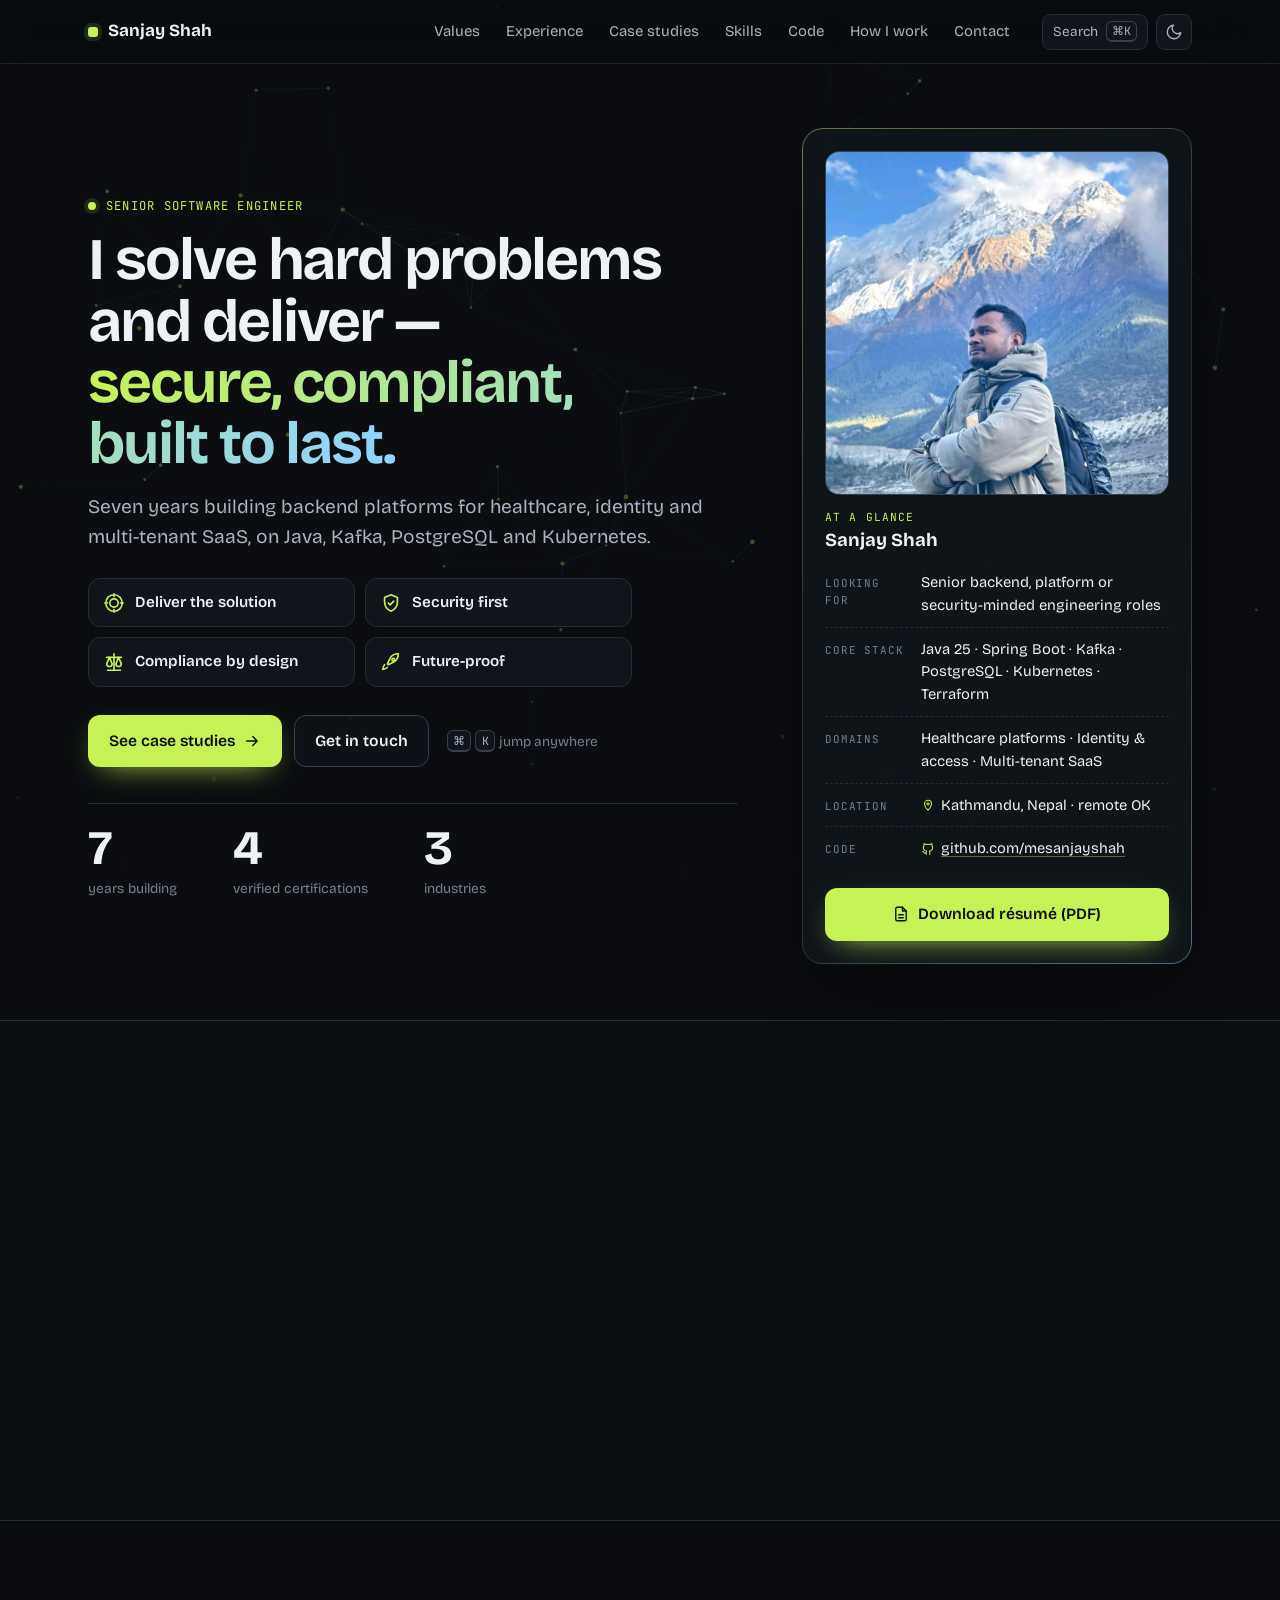
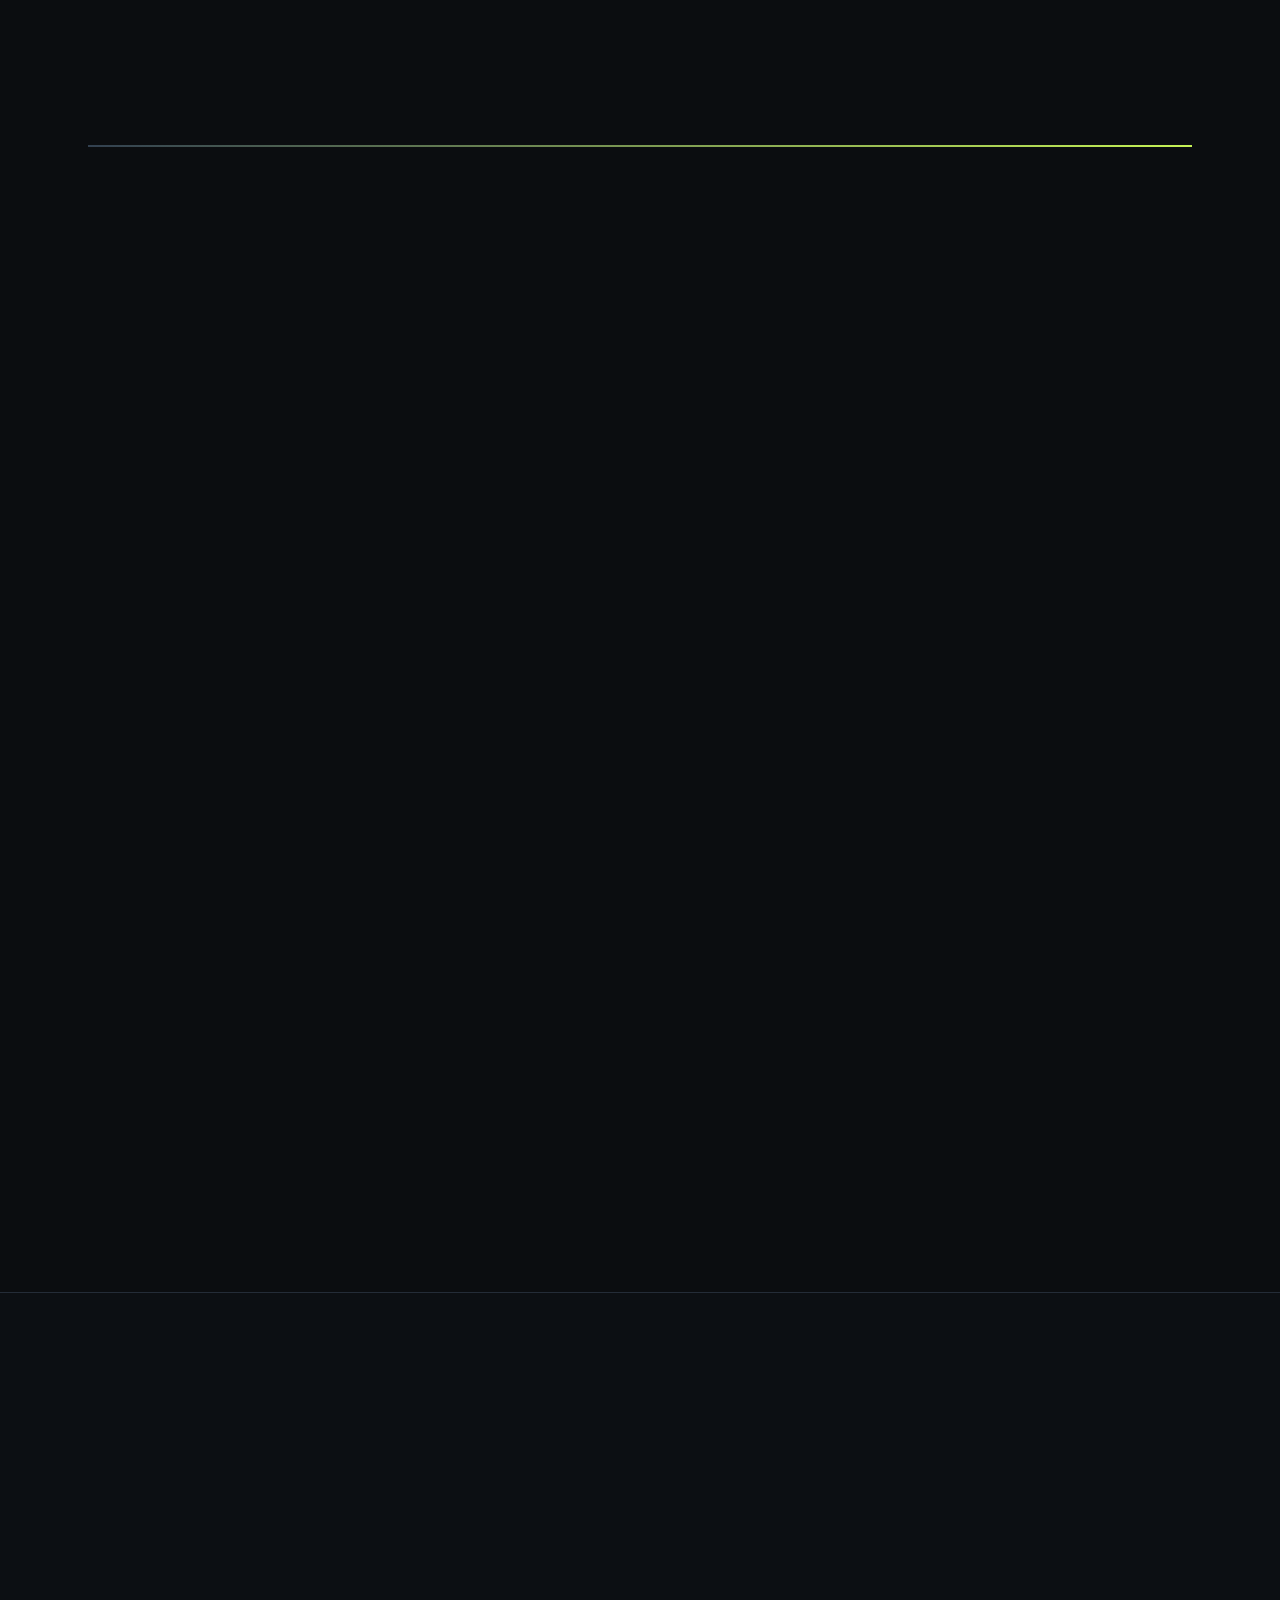
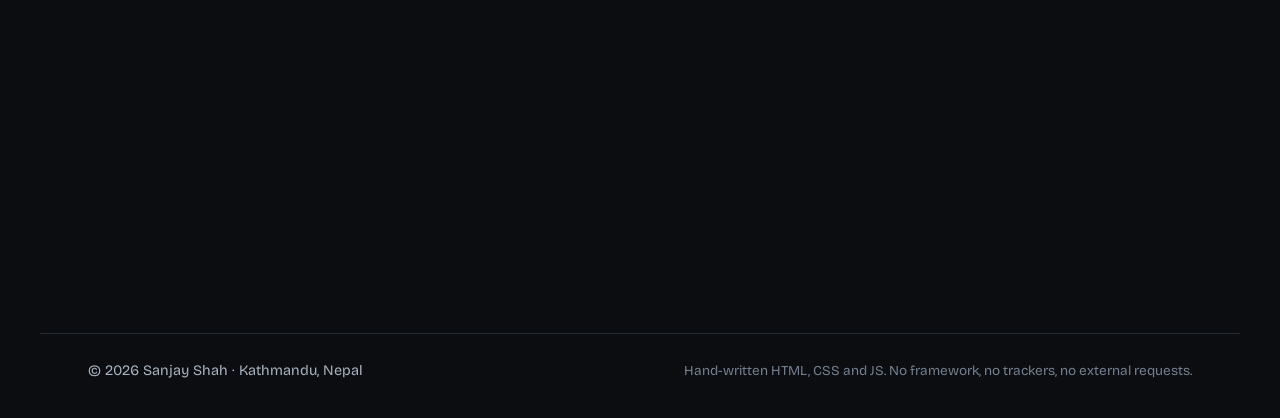
<file: index.html>
<!DOCTYPE html>
<html lang="en" data-theme="dark">
<head>
  <meta charset="utf-8">
  <meta name="viewport" content="width=device-width, initial-scale=1">
  <meta http-equiv="Content-Security-Policy" content="default-src 'none'; script-src 'self'; style-src 'self'; img-src 'self' data:; font-src 'self'; base-uri 'none'; form-action https://formspree.io; object-src 'none'">
  <meta name="color-scheme" content="dark light">
  <meta name="theme-color" content="#0b0d10">

  <title>Sanjay Shah — Senior Software Engineer</title>
  <meta name="description" content="Sanjay Shah, Senior Software Engineer in Kathmandu (remote-friendly). Solves hard backend problems and delivers — secure, compliant, built to last. Seven years across healthcare platforms, identity and access management, and multi-tenant SaaS on Java, Spring Boot, Kafka, PostgreSQL and Kubernetes.">
  <meta name="author" content="Sanjay Shah">
  <link rel="canonical" href="https://sanjayshah.com.np/">
  <link rel="icon" href="assets/favicon.ico" sizes="any">
  <link rel="preload" href="assets/fonts/bricolage-grotesque.woff2" as="font" type="font/woff2" crossorigin>

  <meta property="og:type" content="profile">
  <meta property="og:title" content="Sanjay Shah — Senior Software Engineer">
  <meta property="og:description" content="Solves hard problems and delivers — secure, compliant, built to last. Healthcare platforms, identity and access management, multi-tenant SaaS.">
  <meta property="og:url" content="https://sanjayshah.com.np/">
  <meta property="og:image" content="https://sanjayshah.com.np/assets/profile.jpeg">
  <meta property="og:image:alt" content="Portrait of Sanjay Shah">
  <meta name="twitter:card" content="summary">
  <meta name="twitter:title" content="Sanjay Shah — Senior Software Engineer">
  <meta name="twitter:description" content="Solves hard problems and delivers — secure, compliant, built to last.">
  <meta name="twitter:image" content="https://sanjayshah.com.np/assets/profile.jpeg">

  <script type="application/ld+json">
  {
    "@context": "https://schema.org",
    "@type": "Person",
    "name": "Sanjay Shah",
    "url": "https://sanjayshah.com.np/",
    "image": "https://sanjayshah.com.np/assets/profile.jpeg",
    "jobTitle": "Senior Software Engineer",
    "email": "mailto:messanjayshah@gmail.com",
    "telephone": "+9779863274892",
    "address": { "@type": "PostalAddress", "addressLocality": "Kathmandu", "addressCountry": "NP" },
    "sameAs": [
      "https://github.com/mesanjayshah",
      "https://www.linkedin.com/in/mesanjay/",
      "https://www.credly.com/users/sanjay-shah.861076ff"
    ],
    "knowsAbout": ["Java", "Spring Boot", "Apache Kafka", "PostgreSQL", "Multi-tenant architecture", "OAuth 2.0", "OpenID Connect", "SAML", "SCIM", "Okta", "Keycloak", "Kubernetes", "Argo CD", "Terraform", "DevSecOps", "Playwright"]
  }
  </script>

  <link rel="stylesheet" href="css/site.css?v=50318c72">
  <script src="js/theme.js?v=74b47c71"></script>
  <script src="js/main.js?v=38de459e" defer></script>
</head>
<body>
  <svg class="sprite" aria-hidden="true" focusable="false">
    <symbol id="i-target" viewBox="0 0 24 24"><circle cx="12" cy="12" r="9"/><circle cx="12" cy="12" r="4.5"/><path d="M12 2v3M12 19v3M2 12h3M19 12h3"/></symbol>
    <symbol id="i-shield" viewBox="0 0 24 24"><path d="M12 3l7 3v5c0 5-3.5 8.5-7 10-3.5-1.5-7-5-7-10V6z"/><path d="M9 12l2 2 4-4"/></symbol>
    <symbol id="i-scale" viewBox="0 0 24 24"><path d="M12 3v18M5 21h14M4 7h16"/><path d="M7 7l-3 7a3 3 0 0 0 6 0zM17 7l-3 7a3 3 0 0 0 6 0z"/></symbol>
    <symbol id="i-rocket" viewBox="0 0 24 24"><path d="M5 15c-1.5 1.5-2 5-2 5s3.5-.5 5-2"/><path d="M9 15l-1-1 3-6c2-4 6-5 9-5 0 3-1 7-5 9l-6 3z"/><circle cx="14.5" cy="9.5" r="1.5"/></symbol>
    <symbol id="i-school" viewBox="0 0 24 24"><path d="M3 9l9-4 9 4-9 4z"/><path d="M7 11v4c0 1.5 2.5 3 5 3s5-1.5 5-3v-4M21 9v6"/></symbol>
    <symbol id="i-key" viewBox="0 0 24 24"><circle cx="8" cy="15" r="4"/><path d="M11 12l9-9M15 8l3 3M18 5l2 2"/></symbol>
    <symbol id="i-hospital" viewBox="0 0 24 24"><rect x="4" y="3" width="16" height="18" rx="2"/><path d="M12 8v6M9 11h6M9 21v-4h6v4"/></symbol>
    <symbol id="i-check" viewBox="0 0 24 24"><path d="M4 12l5 5L20 6"/></symbol>
    <symbol id="i-arrow" viewBox="0 0 24 24"><path d="M5 12h14M13 6l6 6-6 6"/></symbol>
    <symbol id="i-mail" viewBox="0 0 24 24"><rect x="3" y="5" width="18" height="14" rx="2"/><path d="M3 7l9 6 9-6"/></symbol>
    <symbol id="i-phone" viewBox="0 0 24 24"><path d="M5 4h4l2 5-2.5 1.5a11 11 0 0 0 5 5L15 13l5 2v4a2 2 0 0 1-2 2A16 16 0 0 1 3 6a2 2 0 0 1 2-2"/></symbol>
    <symbol id="i-github" viewBox="0 0 24 24"><path d="M9 19c-4 1.5-4-2.5-6-3m12 5v-3.5c0-1 .1-1.4-.5-2 2.8-.3 5.5-1.4 5.5-6a4.6 4.6 0 0 0-1.3-3.2 4.2 4.2 0 0 0-.1-3.2s-1.1-.3-3.5 1.3a12.3 12.3 0 0 0-6.2 0C6.5 2.8 5.4 3.1 5.4 3.1a4.2 4.2 0 0 0-.1 3.2A4.6 4.6 0 0 0 4 9.5c0 4.6 2.7 5.7 5.5 6-.6.6-.6 1.2-.5 2V21"/></symbol>
    <symbol id="i-linkedin" viewBox="0 0 24 24"><rect x="3" y="3" width="18" height="18" rx="3"/><path d="M8 11v5M8 8v.01M12 16v-5M16 16v-3a2 2 0 0 0-4 0"/></symbol>
    <symbol id="i-badge" viewBox="0 0 24 24"><circle cx="12" cy="9" r="6"/><path d="M8.5 14l-1.5 7 5-3 5 3-1.5-7"/></symbol>
    <symbol id="i-file" viewBox="0 0 24 24"><path d="M14 3H7a2 2 0 0 0-2 2v14a2 2 0 0 0 2 2h10a2 2 0 0 0 2-2V8z"/><path d="M14 3v5h5M9 13h6M9 17h6"/></symbol>
    <symbol id="i-sun" viewBox="0 0 24 24"><circle cx="12" cy="12" r="4"/><path d="M12 2v2M12 20v2M4.93 4.93l1.41 1.41M17.66 17.66l1.41 1.41M2 12h2M20 12h2M4.93 19.07l1.41-1.41M17.66 6.34l1.41-1.41"/></symbol>
    <symbol id="i-moon" viewBox="0 0 24 24"><path d="M21 12.79A9 9 0 1 1 11.21 3 7 7 0 0 0 21 12.79z"/></symbol>
    <symbol id="i-search" viewBox="0 0 24 24"><circle cx="11" cy="11" r="6"/><path d="M20 20l-4.5-4.5"/></symbol>
    <symbol id="i-pen" viewBox="0 0 24 24"><path d="M4 20l4-1 10-10-3-3L5 16z"/><path d="M13 7l3 3"/></symbol>
    <symbol id="i-code" viewBox="0 0 24 24"><path d="M8 7l-5 5 5 5M16 7l5 5-5 5M14 4l-4 16"/></symbol>
    <symbol id="i-flask" viewBox="0 0 24 24"><path d="M9 3h6M10 3v6l-5 9a2 2 0 0 0 2 3h10a2 2 0 0 0 2-3l-5-9V3"/><path d="M7 15h10"/></symbol>
    <symbol id="i-ship" viewBox="0 0 24 24"><path d="M3 17h18l-2 4H5z"/><path d="M12 3v4M5 13V9h14v4"/><path d="M4 13h16l-1 4H5z"/></symbol>
    <symbol id="i-pulse" viewBox="0 0 24 24"><path d="M3 12h4l2-6 4 12 2-6h6"/></symbol>
    <symbol id="i-pin" viewBox="0 0 24 24"><path d="M12 21s-6-5.5-6-11a6 6 0 0 1 12 0c0 5.5-6 11-6 11z"/><circle cx="12" cy="10" r="2"/></symbol>
    <symbol id="i-stack" viewBox="0 0 24 24"><path d="M12 3l9 5-9 5-9-5z"/><path d="M3 13l9 5 9-5M3 17l9 5 9-5"/></symbol>
    <symbol id="i-grid" viewBox="0 0 24 24"><rect x="3" y="3" width="7" height="7" rx="1.5"/><rect x="14" y="3" width="7" height="7" rx="1.5"/><rect x="3" y="14" width="7" height="7" rx="1.5"/><rect x="14" y="14" width="7" height="7" rx="1.5"/></symbol>
    <symbol id="i-seal" viewBox="0 0 48 48"><path d="M24 3l5.5 3.2 6.3-.4 2.9 5.7 5.6 3-1 6.3 3.6 5.2-3.6 5.2 1 6.3-5.6 3-2.9 5.7-6.3-.4L24 45l-5.5-3.2-6.3.4-2.9-5.7-5.6-3 1-6.3L1.1 24l3.6-5.2-1-6.3 5.6-3 2.9-5.7 6.3.4z"/><circle cx="24" cy="24" r="12"/><path d="M18 24l4 4 8-8"/></symbol>
  </svg>

  <a class="skip-link" href="#main-content">Skip to content</a>
  <canvas id="field" class="bgfield" aria-hidden="true"></canvas>

  <header class="site-header">
    <nav class="nav" aria-label="Primary">
      <a class="brand" href="#top"><span class="brand-mark" aria-hidden="true"></span>Sanjay Shah</a>
      <ul class="nav-links">
        <li><a href="#values">Values</a></li>
        <li><a href="#experience">Experience</a></li>
        <li><a href="#cases">Case studies</a></li>
        <li><a href="#skills">Skills</a></li>
        <li><a href="#code">Code</a></li>
        <li><a href="#how">How I work</a></li>
        <li><a href="#contact">Contact</a></li>
      </ul>
      <div class="nav-tools">
        <button class="kbd-btn" type="button" id="palette-open" aria-haspopup="dialog" aria-controls="palette"><span>Search</span><kbd>⌘K</kbd></button>
        <button class="theme-toggle" type="button" id="theme-toggle" aria-pressed="true" aria-label="Switch to light theme">
          <svg class="icon-sun" width="18" height="18" aria-hidden="true"><use href="#i-sun"/></svg>
          <svg class="icon-moon" width="18" height="18" aria-hidden="true"><use href="#i-moon"/></svg>
        </button>
      </div>
    </nav>
  </header>

  <main id="main-content" tabindex="-1">

    <!-- ============ HERO ============ -->
    <section class="hero" id="top" aria-labelledby="hero-title">
      <div class="hero-grid">
        <div class="hero-text">
          <p class="eyebrow"><span class="dot" aria-hidden="true"></span>Senior Software Engineer</p>
          <h1 id="hero-title">I solve hard problems and deliver — <em>secure, compliant, built to last.</em></h1>
          <p class="lead">Seven years building backend platforms for healthcare, identity and multi-tenant SaaS, on Java, Kafka, PostgreSQL and Kubernetes.</p>
          <ul class="hero-values" aria-label="Core values, in priority order">
            <li><svg width="22" height="22" aria-hidden="true"><use href="#i-target"/></svg>Deliver the solution</li>
            <li><svg width="22" height="22" aria-hidden="true"><use href="#i-shield"/></svg>Security first</li>
            <li><svg width="22" height="22" aria-hidden="true"><use href="#i-scale"/></svg>Compliance by design</li>
            <li><svg width="22" height="22" aria-hidden="true"><use href="#i-rocket"/></svg>Future-proof</li>
          </ul>
          <div class="actions">
            <a class="btn btn-primary" href="#cases">See case studies <svg width="18" height="18" aria-hidden="true"><use href="#i-arrow"/></svg></a>
            <a class="btn btn-ghost" href="#contact">Get in touch</a>
            <span class="hint"><kbd>⌘</kbd><kbd>K</kbd> jump anywhere</span>
          </div>
          <ul class="bignum" aria-label="At a glance numbers">
            <li><b>7</b><span>years building</span></li>
            <li><b>4</b><span>verified certifications</span></li>
            <li><b>3</b><span>industries</span></li>
          </ul>
        </div>
        <aside class="glance" aria-labelledby="glance-title">
          <div class="glance-head">
            <img class="glance-photo" src="assets/profile.jpeg?v=3e2a0cb6" alt="Portrait of Sanjay Shah" width="800" height="800" fetchpriority="high" decoding="async">
            <div><p class="glance-kicker" id="glance-title">At a glance</p><p class="glance-name">Sanjay Shah</p></div>
          </div>
          <dl class="glance-list">
            <div><dt>Looking for</dt><dd>Senior backend, platform or security-minded engineering roles</dd></div>
            <div><dt>Core stack</dt><dd>Java 25 · Spring Boot · Kafka · PostgreSQL · Kubernetes · Terraform</dd></div>
            <div><dt>Domains</dt><dd>Healthcare platforms · Identity &amp; access · Multi-tenant SaaS</dd></div>
            <div><dt>Location</dt><dd><svg width="14" height="14" aria-hidden="true"><use href="#i-pin"/></svg>Kathmandu, Nepal · remote OK</dd></div>
            <div><dt>Code</dt><dd><svg width="14" height="14" aria-hidden="true"><use href="#i-github"/></svg><a href="https://github.com/mesanjayshah" rel="noopener noreferrer" target="_blank">github.com/mesanjayshah</a></dd></div>
          </dl>
          <a class="btn btn-primary btn-block" href="assets/resume.pdf"><svg width="18" height="18" aria-hidden="true"><use href="#i-file"/></svg>Download résumé (PDF)</a>
        </aside>
      </div>
    </section>

    <!-- ============ VALUES ============ -->
    <section class="section band" id="values" aria-labelledby="values-title">
      <header class="section-head reveal">
        <p class="eyebrow">Values</p>
        <h2 id="values-title">Four commitments, in this order.</h2>
      </header>
      <ol class="values">
        <li class="reveal"><svg class="vicon" width="36" height="36" aria-hidden="true"><use href="#i-target"/></svg><span class="step">01</span><h3>Deliver the solution</h3><p>Own the problem end to end and ship a working, verified result — not just code.</p></li>
        <li class="reveal"><svg class="vicon" width="36" height="36" aria-hidden="true"><use href="#i-shield"/></svg><span class="step">02</span><h3>Security</h3><p>Built in from day one: data isolated per customer, sensitive fields encrypted, every change scanned before it ships.</p></li>
        <li class="reveal"><svg class="vicon" width="36" height="36" aria-hidden="true"><use href="#i-scale"/></svg><span class="step">03</span><h3>Compliance</h3><p>Regulation treated as a requirement: rules versioned, audit trails tamper-evident, access to health data logged.</p></li>
        <li class="reveal"><svg class="vicon" width="36" height="36" aria-hidden="true"><use href="#i-rocket"/></svg><span class="step">04</span><h3>Future-proof</h3><p>New tools adopted early but deliberately — Java 25, GitOps, AI coding agents — on designs that survive retries and replays.</p></li>
      </ol>
    </section>

    <!-- ============ EXPERIENCE ============ -->
    <section class="section" id="experience" aria-labelledby="exp-title">
      <header class="section-head reveal">
        <p class="eyebrow">Experience</p>
        <h2 id="exp-title">Three roles, one habit: fix the hard thing properly.</h2>
      </header>
      <p class="swipe-hint" aria-hidden="true">Swipe →</p>
      <ol class="timeline carousel" tabindex="0" aria-label="Roles, horizontally scrollable on small screens">
        <li class="role reveal" id="role-edu">
          <svg class="ricon" width="26" height="26" aria-hidden="true"><use href="#i-school"/></svg>
          <p class="period"><time datetime="2019-08">2019</time> — <time datetime="2022-02">2022</time></p>
          <h3>Full Stack Developer</h3>
          <p class="domain">Education software, multi-tenant SaaS</p>
          <p class="summary"><span class="lbl">Problem</span>Schools needed HR, CRM, content and online exams on one platform without a separate copy per customer.</p>
          <p class="summary"><span class="lbl">Delivered</span>Tenant-isolated modules on a stronger shared foundation; the rebuilt CRM ran about 25% faster.</p>
          <details class="more">
            <summary>Details</summary>
            <ul class="points">
              <li>Led the CRM re-architecture on React, Spring Boot and PostgreSQL.</li>
              <li>Moved a monolith to a modular Maven/Gradle build; containerised it with Docker on AWS EC2.</li>
              <li>Contributed to the multi-tenancy redesign that made onboarding a new institution routine.</li>
            </ul>
          </details>
        </li>
        <li class="role reveal" id="role-iam">
          <svg class="ricon" width="26" height="26" aria-hidden="true"><use href="#i-key"/></svg>
          <p class="period"><time datetime="2022-08">2022</time> — <time datetime="2025-11">2025</time></p>
          <h3>Senior Software Engineer</h3>
          <p class="domain">Identity &amp; access management for enterprise clients, US &amp; Europe</p>
          <p class="summary"><span class="lbl">Problem</span>Large clients had dozens of applications and several login systems that did not talk to each other.</p>
          <p class="summary"><span class="lbl">Delivered</span>One single sign-on layer, automated user provisioning, and a migration to a cloud identity provider with no user re-onboarding.</p>
          <details class="more">
            <summary>Details</summary>
            <ul class="points">
              <li>Built custom SCIM 2.0 connectors and a bulk migration tool (Keycloak → Okta), fully auditable.</li>
              <li>Delivered federation and SSO on OIDC, SAML and OAuth 2.0 with Okta, Auth0 and Spring Boot.</li>
              <li>Modernised legacy connectors and added Checkmarx static analysis to the pipeline.</li>
              <li>Built an internal pre-sales estimation tool; mentored engineers; earned three Okta certifications.</li>
            </ul>
          </details>
        </li>
        <li class="role reveal now" id="role-health">
          <svg class="ricon" width="26" height="26" aria-hidden="true"><use href="#i-hospital"/></svg>
          <p class="period"><time datetime="2025-11">2025</time> — now <span class="tag now">current</span></p>
          <h3>Senior Software Engineer</h3>
          <p class="domain">Healthcare software</p>
          <p class="summary"><span class="lbl">Problem</span>Healthcare systems must stay reliable while protecting sensitive patient information.</p>
          <p class="summary"><span class="lbl">Delivered</span>Java and Spring services built with secure-coding and data-protection practices, verified before they ship.</p>
          <details class="more">
            <summary>Details</summary>
            <ul class="points">
              <li>Builds and enhances healthcare systems on Java and Spring Boot with cloud-native services.</li>
              <li>Applies security and data-protection practices to the handling of sensitive patient information.</li>
              <li>Uses AI-assisted engineering workflows for development, review and testing.</li>
            </ul>
          </details>
        </li>
      </ol>

      <article class="indie reveal" id="independent" aria-labelledby="indie-title">
        <div class="indie-head">
          <svg class="ricon" width="26" height="26" aria-hidden="true"><use href="#i-stack"/></svg>
          <div>
            <p class="eyebrow"><span class="dot" aria-hidden="true"></span>Independent build · personal project</p>
            <h3 id="indie-title">A multi-tenant healthcare &amp; enterprise ERP platform, designed and built independently.</h3>
          </div>
        </div>
        <p class="indie-text">My own platform, built in my own time: a monolith being extracted into services on Java 25 and Kafka with a transactional outbox, PostgreSQL row-level security for customer isolation, GitOps on Kubernetes, a shift-left security pipeline, and AI-assisted multi-agent development — where these practices are proven first.</p>
        <ul class="indie-tags" aria-label="Practices">
          <li>Monolith → microservices</li><li>Java 25 · virtual threads</li><li>Kafka · transactional outbox</li><li>PostgreSQL row-level security</li><li>GitOps · Kubernetes · Argo CD</li><li>Terraform</li><li>Shift-left AppSec</li><li>Playwright E2E gates</li><li>Claude Code · MCP · multi-agent</li>
        </ul>
        <p class="indie-link">Patterns proven here: <a href="#cases">tenant isolation that fails closed</a> and <a href="#cases">reliable event-driven integration</a>. No name, no code, no customers — by design.</p>
      </article>

      <div class="creds reveal" aria-labelledby="creds-title">
        <p class="eyebrow" id="creds-title">Verified credentials</p>
        <ul class="badges">
          <li><a href="https://www.credly.com/users/sanjay-shah.861076ff/badges" rel="noopener noreferrer" target="_blank"><svg class="seal" width="56" height="56" aria-hidden="true"><use href="#i-seal"/></svg><span class="bt">Okta Certified Developer</span><span class="bs">Customer Identity Cloud · 2024</span><span class="bv">Verify on Credly ↗</span></a></li>
          <li><a href="https://www.credly.com/users/sanjay-shah.861076ff/badges" rel="noopener noreferrer" target="_blank"><svg class="seal" width="56" height="56" aria-hidden="true"><use href="#i-seal"/></svg><span class="bt">Okta Certified Consultant</span><span class="bs">2023</span><span class="bv">Verify on Credly ↗</span></a></li>
          <li><a href="https://www.credly.com/users/sanjay-shah.861076ff/badges" rel="noopener noreferrer" target="_blank"><svg class="seal" width="56" height="56" aria-hidden="true"><use href="#i-seal"/></svg><span class="bt">Okta Certified Developer</span><span class="bs">Workforce Identity Cloud · 2023</span><span class="bv">Verify on Credly ↗</span></a></li>
          <li><a href="https://www.credly.com/users/sanjay-shah.861076ff/badges" rel="noopener noreferrer" target="_blank"><svg class="seal" width="56" height="56" aria-hidden="true"><use href="#i-seal"/></svg><span class="bt">Web Security &amp; Access Management</span><span class="bs">JWT · OAuth 2.0 · OIDC · 2022</span><span class="bv">Verify on Credly ↗</span></a></li>
        </ul>
        <p class="muted small">Master of Computer Science in progress · BSc Computer Science, 2019</p>
      </div>
    </section>

    <!-- ============ CASE STUDIES ============ -->
    <section class="section band" id="cases" aria-labelledby="cases-title">
      <header class="section-head reveal">
        <p class="eyebrow">Case studies</p>
        <h2 id="cases-title">Three problems I have solved, shown as patterns.</h2>
        <p class="section-intro">Anonymised and generic on purpose — no products, no customers, no data. Each diagram animates the idea.</p>
      </header>
      <p class="swipe-hint" aria-hidden="true">Swipe →</p>
      <div class="carousel cases" tabindex="0" aria-label="Case studies, horizontally scrollable on small screens">

        <article class="case reveal">
          <figure class="case-fig">
            <svg class="case-svg" viewBox="0 0 340 190" role="img" aria-labelledby="c1-title c1-desc">
              <title id="c1-title">Tenant isolation that fails closed</title>
              <desc id="c1-desc">A request carrying tenant A's context reaches the service, then the database row policy. Rows for tenant A return 200; a lookup for tenant B's row is refused and answers 404.</desc>
              <g class="cs-edges"><path d="M78 60 H118"/><path d="M214 60 H236"/><path d="M276 80 V96 H272"/><path d="M276 80 V140 H272"/></g>
              <g class="cs-box"><rect x="8" y="40" width="70" height="40" rx="8"/><text x="43" y="57">Request</text><text x="43" y="71" class="cs-sub">tenant A</text></g>
              <g class="cs-box"><rect x="118" y="40" width="96" height="40" rx="8"/><text x="166" y="57">Service</text><text x="166" y="71" class="cs-sub">tenant header</text></g>
              <g class="cs-box cs-strong"><rect x="236" y="40" width="80" height="40" rx="8"/><text x="276" y="57">DB policy</text><text x="276" y="71" class="cs-sub">row-level</text></g>
              <g class="cs-row cs-ok"><rect x="140" y="84" width="132" height="24" rx="6"/><text x="206" y="100">tenant A row · 200</text></g>
              <g class="cs-row cs-no"><rect x="140" y="128" width="132" height="24" rx="6"/><text x="206" y="144">tenant B row · 404</text></g>
              <text x="8" y="178" class="cs-note">No ambient tenant · wrong tenant → 404, not 403</text>
              <circle class="cs-dot cs-d1" cx="78" cy="60" r="5"/>
              <circle class="cs-dot cs-d2" cx="78" cy="60" r="5"/>
            </svg>
            <figcaption>Tenant context flows request → service → database policy. The wrong tenant gets a 404, so the row's existence never leaks.</figcaption>
          </figure>
          <h3>Tenant isolation that fails closed</h3>
          <p>Many organisations share one platform. The database itself refuses cross-tenant reads, so a bug in application code cannot expose another customer's data.</p>
          <dl class="par">
            <div><dt>Problem</dt><dd>Shared platform, zero tolerance for data leaks</dd></div>
            <div><dt>Approach</dt><dd>Tenant passed explicitly; PostgreSQL row policies as the last line</dd></div>
            <div><dt>Result</dt><dd>Isolation holds even when application code is wrong</dd></div>
            <div><dt>Where</dt><dd><a href="#independent">Independent build</a> · <a href="#role-edu">education SaaS role</a></dd></div>
            <div><dt>Code</dt><dd><a href="https://github.com/mesanjayshah/multitenant-demo" rel="noopener noreferrer" target="_blank">See a reference implementation →</a></dd></div>
          </dl>
        </article>

        <article class="case reveal">
          <figure class="case-fig">
            <svg class="case-svg" viewBox="0 0 340 190" role="img" aria-labelledby="c2-title c2-desc">
              <title id="c2-title">Identity federation and zero-downtime migration</title>
              <desc id="c2-desc">Three identity providers feed one single sign-on layer that serves many applications. Below, users move from a self-hosted identity provider to a cloud provider through SCIM provisioning without re-onboarding.</desc>
              <g class="cs-edges"><path d="M76 30 H118"/><path d="M76 56 H118"/><path d="M76 82 H118"/><path d="M198 56 H236"/><path d="M114 150 H200"/></g>
              <g class="cs-box"><rect x="8" y="18" width="68" height="24" rx="6"/><text x="42" y="34">SAML IdP</text></g>
              <g class="cs-box"><rect x="8" y="44" width="68" height="24" rx="6"/><text x="42" y="60">OIDC IdP</text></g>
              <g class="cs-box"><rect x="8" y="70" width="68" height="24" rx="6"/><text x="42" y="86">LDAP</text></g>
              <g class="cs-box cs-strong"><rect x="118" y="36" width="80" height="40" rx="8"/><text x="158" y="53">SSO layer</text><text x="158" y="67" class="cs-sub">one login</text></g>
              <g class="cs-box"><rect x="236" y="36" width="96" height="40" rx="8"/><text x="284" y="53">Applications</text><text x="284" y="67" class="cs-sub">one session</text></g>
              <g class="cs-box"><rect x="8" y="132" width="106" height="36" rx="8"/><text x="61" y="147">Self-hosted IdP</text><text x="61" y="161" class="cs-sub">users · groups</text></g>
              <g class="cs-box cs-strong"><rect x="200" y="132" width="132" height="36" rx="8"/><text x="266" y="147">Cloud IdP</text><text x="266" y="161" class="cs-sub">no re-onboarding</text></g>
              <text x="155" y="143" class="cs-mid">SCIM</text>
              <circle class="cs-dot cs-u1" cx="114" cy="150" r="4"/>
              <circle class="cs-dot cs-u2" cx="114" cy="150" r="4"/>
              <circle class="cs-dot cs-u3" cx="114" cy="150" r="4"/>
              <text x="8" y="186" class="cs-note">Federate now · migrate underneath · no downtime</text>
            </svg>
            <figcaption>Several identity providers feed one sign-on layer; users are provisioned to the new cloud provider over SCIM while the old one keeps working.</figcaption>
          </figure>
          <h3>Identity federation and zero-downtime migration</h3>
          <p>Enterprises rarely have one login system. Federate what exists, then move users to a cloud provider in the background so nobody has to sign up again.</p>
          <dl class="par">
            <div><dt>Problem</dt><dd>Several login systems, one expected experience</dd></div>
            <div><dt>Approach</dt><dd>OIDC/SAML federation; SCIM connectors for bulk, auditable migration</dd></div>
            <div><dt>Result</dt><dd>Single sign-on across the estate; migration with no re-onboarding</dd></div>
            <div><dt>Where</dt><dd><a href="#role-iam">IAM role, 2022 – 2025</a></dd></div>
            <div><dt>Code</dt><dd><a href="https://github.com/mesanjayshah/saml-okta-spring-boot-demo" rel="noopener noreferrer" target="_blank">See a reference implementation →</a></dd></div>
          </dl>
        </article>

        <article class="case reveal">
          <figure class="case-fig">
            <svg class="case-svg" viewBox="0 0 340 190" role="img" aria-labelledby="c3-title c3-desc">
              <title id="c3-title">Reliable event-driven integration</title>
              <desc id="c3-desc">A service writes a fact and an event in one transaction to an outbox table. A relay publishes to Kafka in order. An idempotent consumer applies events one, two and three; a duplicate of event two is absorbed and nothing is applied out of order.</desc>
              <g class="cs-edges"><path d="M100 60 H112"/><path d="M208 60 H216"/><path d="M274 80 V100"/></g>
              <g class="cs-box"><rect x="8" y="40" width="92" height="40" rx="8"/><text x="54" y="57">Service</text><text x="54" y="71" class="cs-sub">fact + event</text></g>
              <g class="cs-box"><rect x="112" y="40" width="96" height="40" rx="8"/><text x="160" y="57">Outbox</text><text x="160" y="71" class="cs-sub">relay → Kafka</text></g>
              <g class="cs-box cs-strong"><rect x="216" y="40" width="116" height="40" rx="8"/><text x="274" y="57">Kafka topic</text><text x="274" y="71" class="cs-sub">ordered per key</text></g>
              <g class="cs-box cs-strong"><rect x="150" y="100" width="182" height="40" rx="8"/><text x="241" y="117">Idempotent consumer</text><text x="241" y="131" class="cs-sub">dedupe by constraint</text></g>
              <g class="cs-msgs">
                <g class="cs-msg cs-m1"><rect x="8" y="106" width="26" height="22" rx="5"/><text x="21" y="121">1</text></g>
                <g class="cs-msg cs-m2"><rect x="40" y="106" width="26" height="22" rx="5"/><text x="53" y="121">2</text></g>
                <g class="cs-msg cs-m2d cs-dup"><rect x="72" y="106" width="26" height="22" rx="5"/><text x="85" y="121">2</text></g>
                <g class="cs-msg cs-m3"><rect x="104" y="106" width="26" height="22" rx="5"/><text x="117" y="121">3</text></g>
              </g>
              <text x="8" y="160" class="cs-note">1 → 2 → 2 (dup absorbed) → 3 · in order</text>
              <text x="8" y="180" class="cs-note">Absolute values · retry in place, no delay topic</text>
            </svg>
            <figcaption>Fact and event are written together; Kafka keeps order; the consumer drops the duplicate "2" and applies 1, 2, 3 in sequence.</figcaption>
          </figure>
          <h3>Reliable event-driven integration</h3>
          <p>Services must share facts without losing, doubling or reordering them. The event is saved with the data, delivered in order, and absorbed if it arrives twice.</p>
          <dl class="par">
            <div><dt>Problem</dt><dd>Cross-service updates that must never double-apply</dd></div>
            <div><dt>Approach</dt><dd>Transactional outbox; ordered topics; dedupe by database constraint</dd></div>
            <div><dt>Result</dt><dd>Redeliveries and replays are safe by construction</dd></div>
            <div><dt>Where</dt><dd><a href="#independent">Independent build</a></dd></div>
            <div><dt>Code</dt><dd><a href="https://github.com/mesanjayshah/rabbitmq-demo" rel="noopener noreferrer" target="_blank">See a messaging demo →</a></dd></div>
          </dl>
        </article>
      </div>
    </section>

    <!-- ============ SKILLS ============ -->
    <section class="section" id="skills" aria-labelledby="skills-title">
      <header class="section-head reveal">
        <p class="eyebrow">Skills</p>
        <h2 id="skills-title">Where I am strongest.</h2>
        <p class="legend"><span class="lvl-key l5"></span> expert · <span class="lvl-key l4"></span> strong · <span class="lvl-key l3"></span> working — honest self-assessment</p>
      </header>
      <p class="swipe-hint" aria-hidden="true">Swipe →</p>
      <div class="carousel skills" tabindex="0" aria-label="Skill areas, horizontally scrollable on small screens">
        <article class="skill reveal">
          <h3><svg width="20" height="20" aria-hidden="true"><use href="#i-code"/></svg>Backend</h3>
          <ul class="bars">
            <li><span>Java 25 · Spring Boot</span><i class="bar l5"><b></b></i></li>
            <li><span>Hibernate / JPA</span><i class="bar l5"><b></b></i></li>
            <li><span>Kafka · outbox</span><i class="bar l4"><b></b></i></li>
            <li><span>Gradle · build conventions</span><i class="bar l4"><b></b></i></li>
          </ul>
        </article>
        <article class="skill reveal">
          <h3><svg width="20" height="20" aria-hidden="true"><use href="#i-stack"/></svg>Data</h3>
          <ul class="bars">
            <li><span>PostgreSQL · row-level security</span><i class="bar l5"><b></b></i></li>
            <li><span>Flyway migrations</span><i class="bar l5"><b></b></i></li>
            <li><span>Testcontainers</span><i class="bar l4"><b></b></i></li>
            <li><span>Redis</span><i class="bar l3"><b></b></i></li>
          </ul>
        </article>
        <article class="skill reveal">
          <h3><svg width="20" height="20" aria-hidden="true"><use href="#i-key"/></svg>Identity &amp; security</h3>
          <ul class="bars">
            <li><span>OAuth 2.0 · OIDC · JWT</span><i class="bar l5"><b></b></i></li>
            <li><span>Okta · Keycloak</span><i class="bar l5"><b></b></i></li>
            <li><span>SAML · SCIM</span><i class="bar l4"><b></b></i></li>
            <li><span>Field-level encryption</span><i class="bar l4"><b></b></i></li>
          </ul>
        </article>
        <article class="skill reveal">
          <h3><svg width="20" height="20" aria-hidden="true"><use href="#i-ship"/></svg>Cloud &amp; delivery</h3>
          <ul class="bars">
            <li><span>GitHub Actions · Docker</span><i class="bar l5"><b></b></i></li>
            <li><span>Kubernetes · Helm · Argo CD</span><i class="bar l4"><b></b></i></li>
            <li><span>Terraform · AWS</span><i class="bar l4"><b></b></i></li>
            <li><span>Observability</span><i class="bar l3"><b></b></i></li>
          </ul>
        </article>
        <article class="skill reveal">
          <h3><svg width="20" height="20" aria-hidden="true"><use href="#i-shield"/></svg>Quality &amp; AppSec</h3>
          <ul class="bars">
            <li><span>Playwright · JUnit · ArchUnit</span><i class="bar l5"><b></b></i></li>
            <li><span>Semgrep · Trivy · gitleaks</span><i class="bar l4"><b></b></i></li>
            <li><span>Checkov · Cosign · SBOM</span><i class="bar l3"><b></b></i></li>
            <li><span>Checkmarx · SonarQube</span><i class="bar l4"><b></b></i></li>
          </ul>
        </article>
        <article class="skill reveal">
          <h3><svg width="20" height="20" aria-hidden="true"><use href="#i-grid"/></svg>Frontend</h3>
          <ul class="bars">
            <li><span>Thymeleaf · HTMX · Alpine</span><i class="bar l4"><b></b></i></li>
            <li><span>Tailwind CSS</span><i class="bar l4"><b></b></i></li>
            <li><span>React · TypeScript</span><i class="bar l3"><b></b></i></li>
            <li><span>Accessibility (WCAG AA)</span><i class="bar l4"><b></b></i></li>
          </ul>
        </article>
        <article class="skill reveal">
          <h3><svg width="20" height="20" aria-hidden="true"><use href="#i-rocket"/></svg>AI-assisted engineering</h3>
          <ul class="bars">
            <li><span>Claude Code</span><i class="bar l5"><b></b></i></li>
            <li><span>MCP servers</span><i class="bar l4"><b></b></i></li>
            <li><span>Multi-agent workflows</span><i class="bar l4"><b></b></i></li>
            <li><span>Agent guidance &amp; verification</span><i class="bar l4"><b></b></i></li>
          </ul>
        </article>
        <article class="skill current reveal">
          <h3><svg width="20" height="20" aria-hidden="true"><use href="#i-pulse"/></svg>Currently using</h3>
          <ul class="current-list">
            <li><b>Java 25</b><span>virtual threads</span></li>
            <li><b>Spring Boot 4</b><span>Hibernate / JPA</span></li>
            <li><b>Kafka</b><span>outbox</span></li>
            <li><b>Kubernetes</b><span>Helm · Argo CD</span></li>
            <li><b>Terraform</b><span>AWS</span></li>
            <li><b>Playwright</b><span>E2E</span></li>
            <li><b>Semgrep · Trivy</b><span>AppSec</span></li>
            <li><b>Claude Code</b><span>MCP · agents</span></li>
          </ul>
        </article>
      </div>
    </section>

    <!-- ============ CODE ============ -->
    <section class="section" id="code" aria-labelledby="code-title">
      <header class="section-head reveal">
        <p class="eyebrow">Code on GitHub</p>
        <h2 id="code-title">Reference implementations you can read.</h2>
        <p class="section-intro">Small public demos that show the patterns, not the products. Each is a working Spring Boot example; the real platforms stay private. <a href="https://github.com/mesanjayshah" rel="noopener noreferrer" target="_blank">All repositories ↗</a></p>
      </header>
      <p class="swipe-hint" aria-hidden="true">Swipe →</p>
      <ul class="repos carousel" tabindex="0" aria-label="Public reference repositories, horizontally scrollable on small screens">
        <li class="reveal"><a href="https://github.com/mesanjayshah/multitenant-demo" rel="noopener noreferrer" target="_blank"><svg class="rpicon" width="24" height="24" aria-hidden="true"><use href="#i-stack"/></svg><span class="rp-name">multitenant-demo</span><span class="rp-desc">Database-per-tenant multi-tenancy in Spring Boot and Hibernate: a master tenant registry, a tenant-resolving connection provider and a per-request tenant context (tutorial-based).</span><span class="rp-meta"><i class="lang"></i>Java · tenant isolation</span></a></li>
        <li class="reveal"><a href="https://github.com/mesanjayshah/oidc-okta-spring-boot-demo" rel="noopener noreferrer" target="_blank"><svg class="rpicon" width="24" height="24" aria-hidden="true"><use href="#i-key"/></svg><span class="rp-name">oidc-okta-spring-boot-demo</span><span class="rp-desc">OpenID Connect login with Spring Security and Okta — the minimal example of federating an app to an external identity provider.</span><span class="rp-meta"><i class="lang"></i>Java · identity / SSO</span></a></li>
        <li class="reveal"><a href="https://github.com/mesanjayshah/saml-okta-spring-boot-demo" rel="noopener noreferrer" target="_blank"><svg class="rpicon" width="24" height="24" aria-hidden="true"><use href="#i-key"/></svg><span class="rp-name">saml-okta-spring-boot-demo</span><span class="rp-desc">Single sign-on with Spring Security's SAML support and Okta as the identity provider.</span><span class="rp-meta"><i class="lang"></i>Java · identity / SSO</span></a></li>
        <li class="reveal"><a href="https://github.com/mesanjayshah/okta-hosted-login-code-flow" rel="noopener noreferrer" target="_blank"><svg class="rpicon" width="24" height="24" aria-hidden="true"><use href="#i-key"/></svg><span class="rp-name">okta-hosted-login-code-flow</span><span class="rp-desc">Okta-hosted login with the OAuth 2.0 authorization-code flow in Spring Boot, plus user creation through the Okta management API.</span><span class="rp-meta"><i class="lang"></i>Java · identity / SSO</span></a></li>
        <li class="reveal"><a href="https://github.com/mesanjayshah/patient-management-msa" rel="noopener noreferrer" target="_blank"><svg class="rpicon" width="24" height="24" aria-hidden="true"><use href="#i-hospital"/></svg><span class="rp-name">patient-management-msa</span><span class="rp-desc">First service of a healthcare microservices build: a patient service with validated DTOs, a global error handler, Docker Compose and a GitHub Actions workflow.</span><span class="rp-meta"><i class="lang"></i>Java · healthcare microservices</span></a></li>
        <li class="reveal"><a href="https://github.com/mesanjayshah/rabbitmq-demo" rel="noopener noreferrer" target="_blank"><svg class="rpicon" width="24" height="24" aria-hidden="true"><use href="#i-pulse"/></svg><span class="rp-name">rabbitmq-demo</span><span class="rp-desc">Spring AMQP publisher and consumer for plain and JSON messages — the messaging basics underneath event-driven integration.</span><span class="rp-meta"><i class="lang"></i>Java · messaging / events</span></a></li>
      </ul>
    </section>

    <!-- ============ HOW I WORK ============ -->
    <section class="section band" id="how" aria-labelledby="how-title">
      <header class="section-head reveal">
        <p class="eyebrow">How I work</p>
        <h2 id="how-title">Security and compliance are checkpoints, not afterthoughts.</h2>
      </header>
      <p class="swipe-hint" aria-hidden="true">Swipe →</p>
      <ol class="flow carousel reveal" tabindex="0" aria-label="Delivery process with security and compliance checkpoints, horizontally scrollable on small screens">
        <li><svg class="ficon" width="24" height="24" aria-hidden="true"><use href="#i-search"/></svg><h3>Discover</h3><p>Understand the real problem and the rules it lives under.</p><span class="chk"><svg width="12" height="12" aria-hidden="true"><use href="#i-shield"/></svg>threat model</span></li>
        <li><svg class="ficon" width="24" height="24" aria-hidden="true"><use href="#i-pen"/></svg><h3>Design</h3><p>Decide what fails closed and what must be auditable.</p><span class="chk"><svg width="12" height="12" aria-hidden="true"><use href="#i-shield"/></svg>isolation &amp; audit</span></li>
        <li><svg class="ficon" width="24" height="24" aria-hidden="true"><use href="#i-code"/></svg><h3>Build</h3><p>Small, reviewed changes; agents help, rules in the repo keep them honest.</p><span class="chk"><svg width="12" height="12" aria-hidden="true"><use href="#i-shield"/></svg>static analysis</span></li>
        <li><svg class="ficon" width="24" height="24" aria-hidden="true"><use href="#i-flask"/></svg><h3>Verify</h3><p>Unit, integration and end-to-end tests through the real path.</p><span class="chk"><svg width="12" height="12" aria-hidden="true"><use href="#i-shield"/></svg>cross-tenant tests</span></li>
        <li><svg class="ficon" width="24" height="24" aria-hidden="true"><use href="#i-ship"/></svg><h3>Ship</h3><p>Signed images, deploy as a Git commit, rollback is a revert.</p><span class="chk"><svg width="12" height="12" aria-hidden="true"><use href="#i-shield"/></svg>signed &amp; scanned</span></li>
        <li><svg class="ficon" width="24" height="24" aria-hidden="true"><use href="#i-pulse"/></svg><h3>Operate</h3><p>Readiness, alerts, access logs; learn from every incident.</p><span class="chk"><svg width="12" height="12" aria-hidden="true"><use href="#i-shield"/></svg>access logging</span></li>
      </ol>
      <p class="how-note reveal"><strong>With AI coding agents:</strong> the engineering rules live in the repository so people and agents follow the same standard; agents propose, the build and a live browser verify; long sessions stay cheap with compressed agent modes and read-only fan-out for audits.</p>
    </section>

    <!-- ============ CONTACT ============ -->
    <section class="section" id="contact" aria-labelledby="contact-title">
      <div class="contact-grid reveal">
        <div>
          <p class="eyebrow">Contact</p>
          <h2 id="contact-title">Have a hard problem that has to ship right? Let's talk.</h2>
          <ul class="contact-list">
            <li><svg width="18" height="18" aria-hidden="true"><use href="#i-mail"/></svg><a href="mailto:messanjayshah@gmail.com">messanjayshah@gmail.com</a></li>
            <li><svg width="18" height="18" aria-hidden="true"><use href="#i-phone"/></svg><a href="tel:+9779863274892">+977 986 327 4892</a></li>
            <li><svg width="18" height="18" aria-hidden="true"><use href="#i-linkedin"/></svg><a href="https://www.linkedin.com/in/mesanjay/" rel="noopener noreferrer" target="_blank">linkedin.com/in/mesanjay</a></li>
            <li><svg width="18" height="18" aria-hidden="true"><use href="#i-badge"/></svg><a href="https://www.credly.com/users/sanjay-shah.861076ff" rel="noopener noreferrer" target="_blank">credly.com/users/sanjay-shah</a></li>
            <li><svg width="18" height="18" aria-hidden="true"><use href="#i-github"/></svg><a href="https://github.com/mesanjayshah" rel="noopener noreferrer" target="_blank">github.com/mesanjayshah</a></li>
            <li><svg width="18" height="18" aria-hidden="true"><use href="#i-file"/></svg><a href="assets/resume.pdf">Résumé (PDF)</a></li>
          </ul>
        </div>
        <form class="contact-form" action="https://formspree.io/f/mldwagrd" method="POST">
          <div class="field">
            <label for="cf-name">Name</label>
            <input id="cf-name" name="name" type="text" autocomplete="name" maxlength="100" required>
          </div>
          <div class="field">
            <label for="cf-email">Email</label>
            <input id="cf-email" name="email" type="email" autocomplete="email" maxlength="200" placeholder="name@company.com" required>
          </div>
          <div class="field">
            <label for="cf-message">Message</label>
            <textarea id="cf-message" name="message" rows="5" maxlength="4000" required></textarea>
          </div>
          <input type="text" name="_gotcha" class="visually-hidden" tabindex="-1" autocomplete="off" aria-hidden="true">
          <button class="btn btn-primary" type="submit">Send message <svg width="18" height="18" aria-hidden="true"><use href="#i-arrow"/></svg></button>
        </form>
      </div>
    </section>
  </main>

  <footer class="site-footer">
    <p>© <span id="year">2026</span> Sanjay Shah · Kathmandu, Nepal</p>
    <p class="muted small">Hand-written HTML, CSS and JS. No framework, no trackers, no external requests.</p>
  </footer>

  <dialog id="palette" class="palette" aria-labelledby="palette-label">
    <form method="dialog" class="palette-box">
      <label id="palette-label" class="visually-hidden" for="palette-input">Search this site</label>
      <input id="palette-input" type="search" placeholder="Jump to a section, link or action…" autocomplete="off" spellcheck="false" role="combobox" aria-expanded="true" aria-controls="palette-list" aria-autocomplete="list">
      <ul id="palette-list" role="listbox" aria-label="Results">
        <li role="option" data-action="go" data-target="#values" data-keys="values deliver security compliance future-proof">Values</li>
        <li role="option" data-action="go" data-target="#experience" data-keys="experience career roles timeline credentials certifications">Experience</li>
        <li role="option" data-action="go" data-target="#role-health" data-keys="current healthcare role">Current role <small>Healthcare software</small></li>
        <li role="option" data-action="go" data-target="#independent" data-keys="independent build personal project erp platform kafka postgres kubernetes">Independent build <small>Multi-tenant ERP platform</small></li>
        <li role="option" data-action="go" data-target="#role-iam" data-keys="iam identity okta keycloak sso scim saml oidc">Identity &amp; access management role</li>
        <li role="option" data-action="go" data-target="#role-edu" data-keys="education saas erp react full stack">Education SaaS role</li>
        <li role="option" data-action="go" data-target="#cases" data-keys="case studies tenant isolation federation migration outbox kafka patterns">Case studies</li>
        <li role="option" data-action="go" data-target="#skills" data-keys="skills capabilities stack tech currently using">Skills</li>
        <li role="option" data-action="go" data-target="#code" data-keys="code github repos demos reference implementations open source">Code on GitHub</li>
        <li role="option" data-action="go" data-target="#how" data-keys="how i work process ai agents claude code">How I work</li>
        <li role="option" data-action="go" data-target="#contact" data-keys="contact email form hire">Contact</li>
        <li role="option" data-action="href" data-target="assets/resume.pdf" data-keys="resume cv pdf download">Open résumé (PDF)</li>
        <li role="option" data-action="href" data-target="mailto:messanjayshah@gmail.com" data-keys="email mail">Email messanjayshah@gmail.com</li>
        <li role="option" data-action="href" data-target="https://www.linkedin.com/in/mesanjay/" data-keys="linkedin">LinkedIn ↗</li>
        <li role="option" data-action="href" data-target="https://www.credly.com/users/sanjay-shah.861076ff" data-keys="credly certifications okta badges verify">Credly badges ↗</li>
        <li role="option" data-action="href" data-target="https://github.com/mesanjayshah" data-keys="github code profile">GitHub profile ↗</li>
        <li role="option" data-action="theme" data-keys="theme dark light toggle appearance">Toggle light / dark theme</li>
      </ul>
      <p class="palette-help"><kbd>↑</kbd><kbd>↓</kbd> navigate · <kbd>↵</kbd> select · <kbd>esc</kbd> close</p>
    </form>
  </dialog>
</body>
</html>
</file>
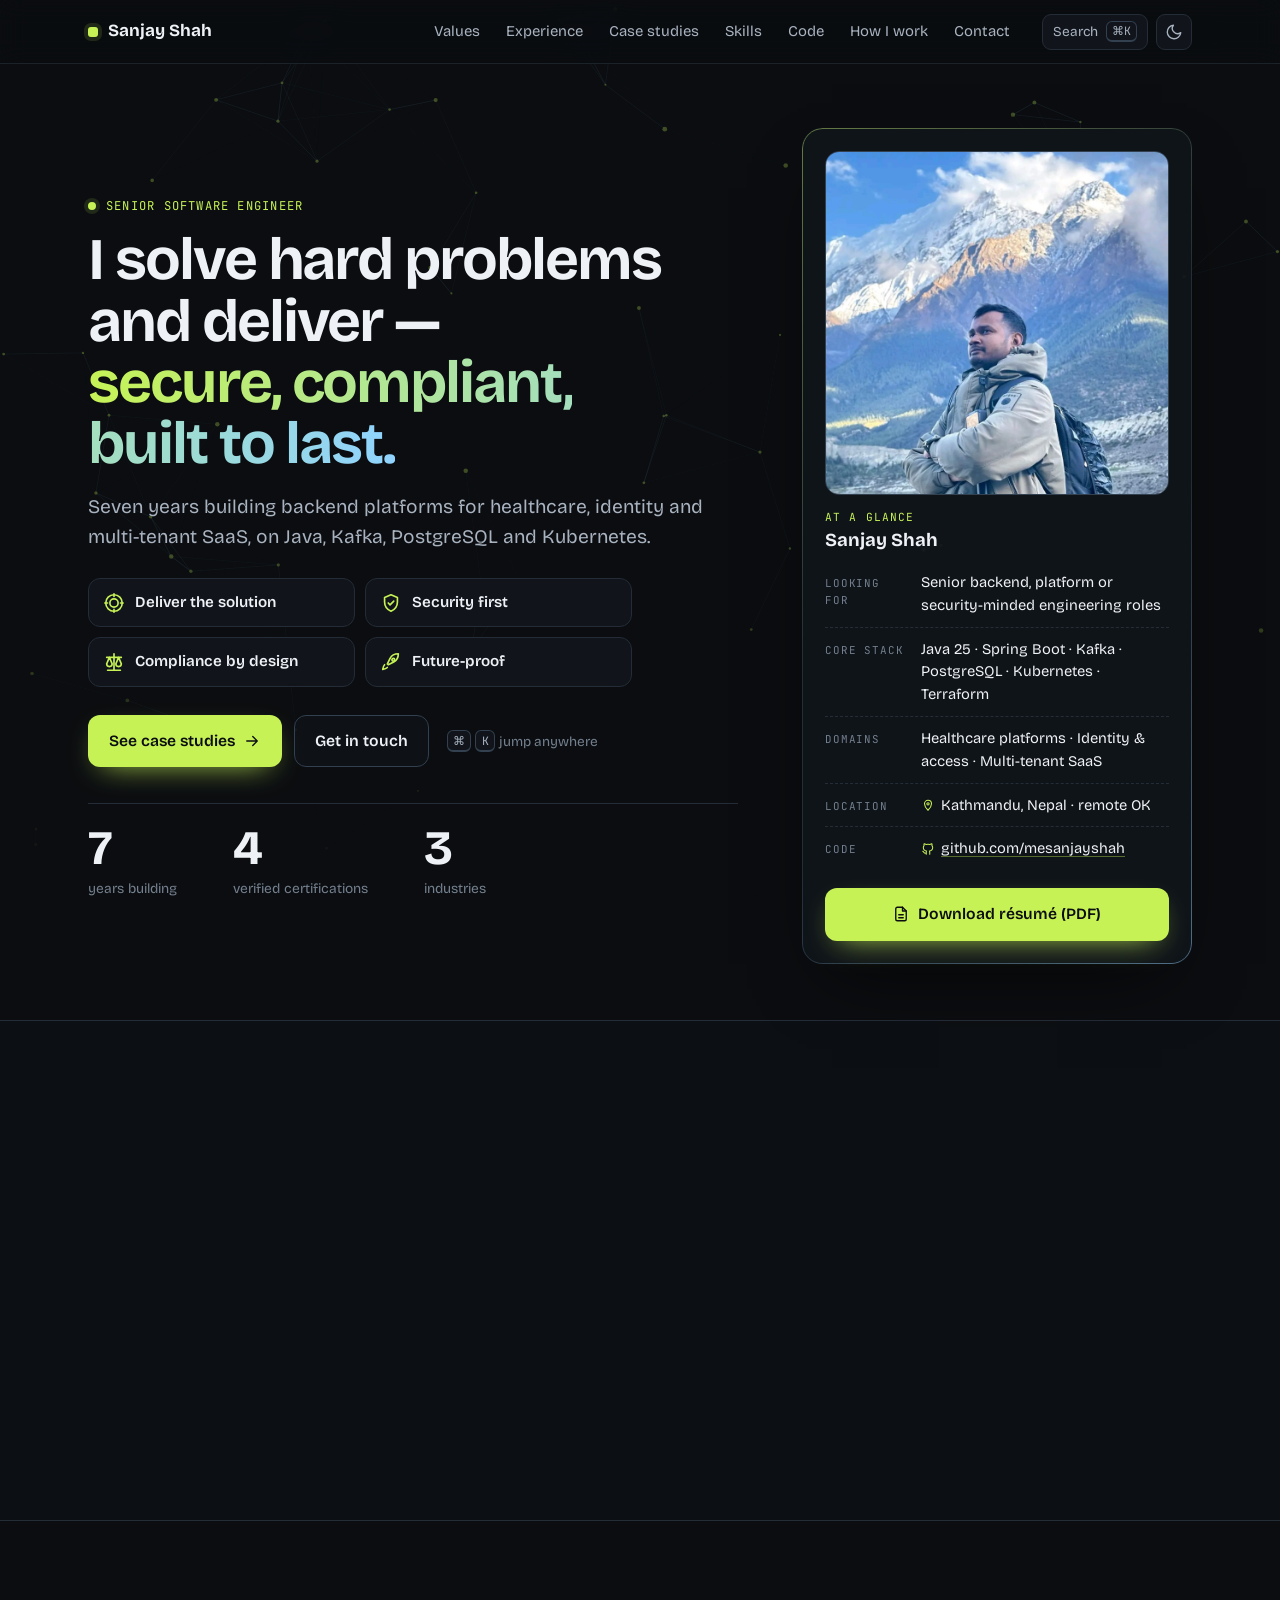
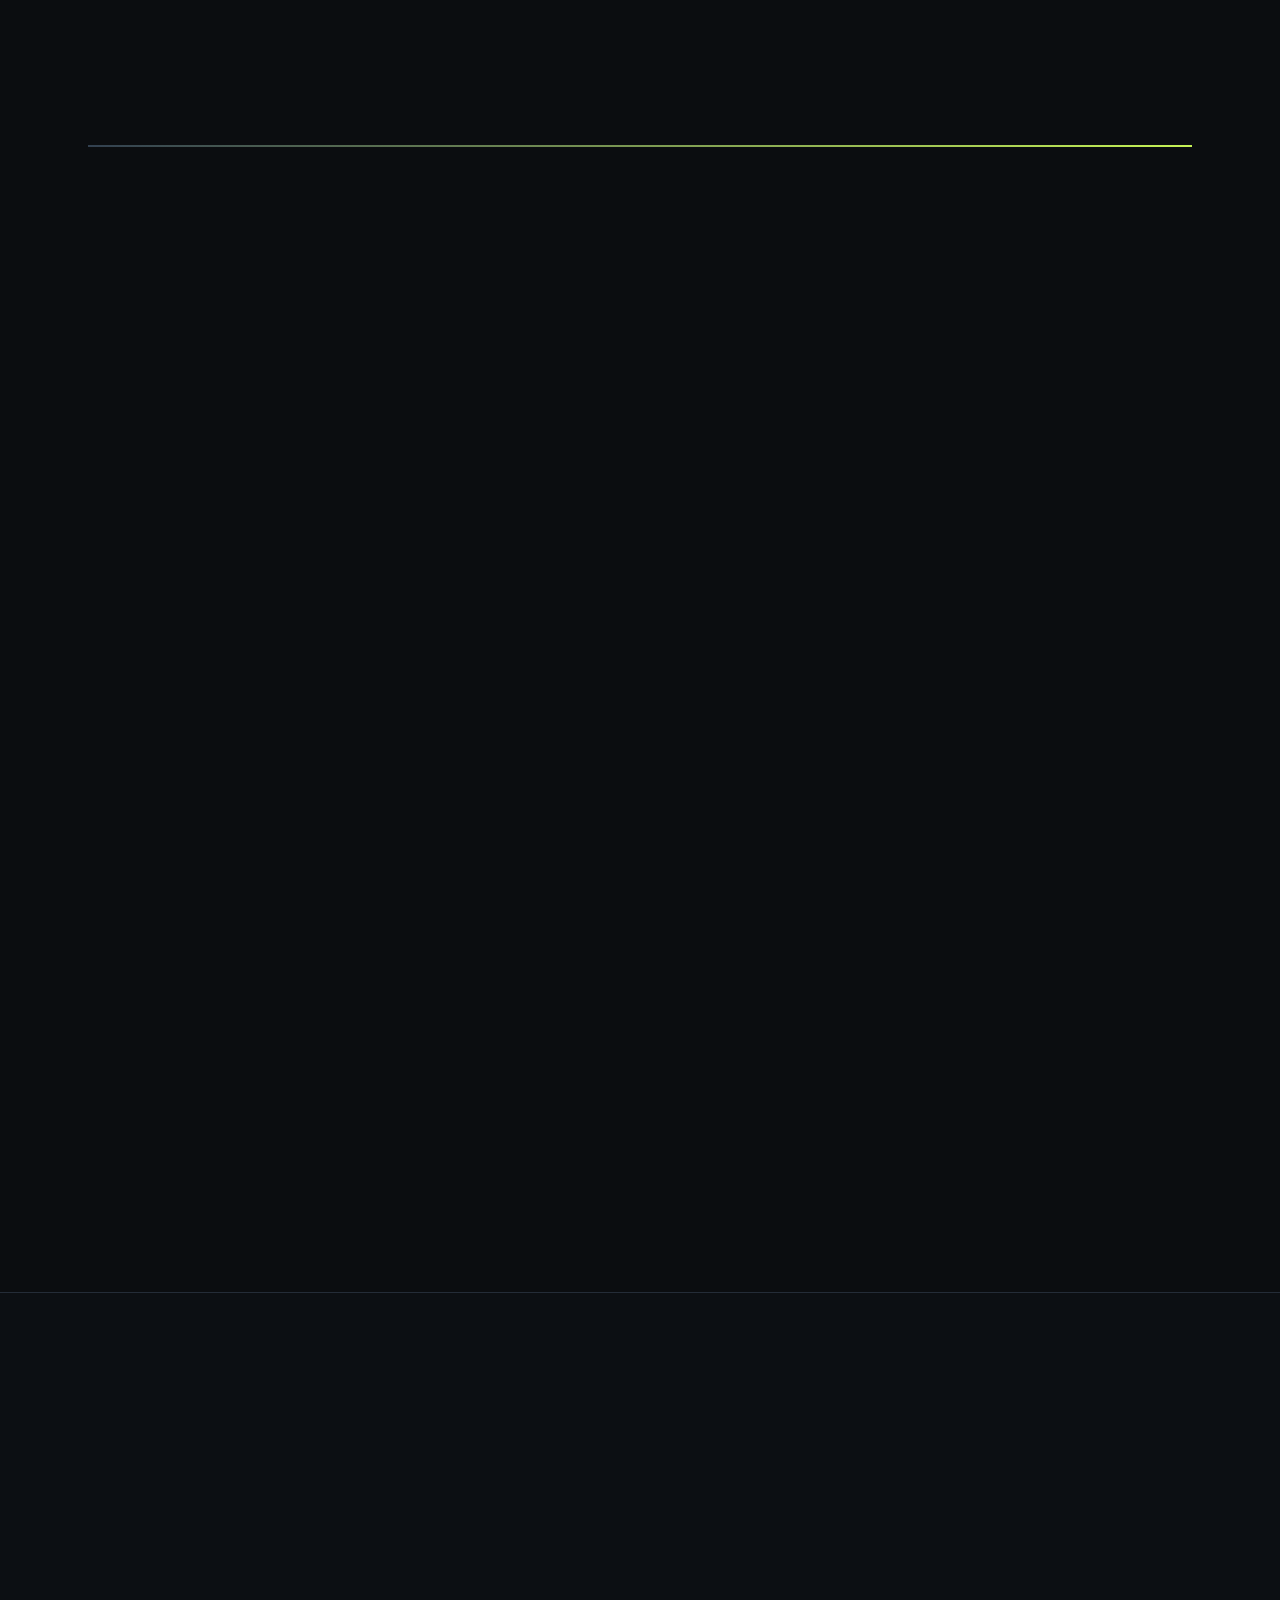
<file: contact.html>
<!DOCTYPE html>
<html lang="en">
<head>
  <meta charset="utf-8">
  <meta http-equiv="Content-Security-Policy" content="default-src 'none'; base-uri 'none'; form-action 'none'">
  <meta name="robots" content="noindex">
  <meta http-equiv="refresh" content="0; url=/#contact">
  <link rel="canonical" href="https://sanjayshah.com.np/#contact">
  <title>Contact — Sanjay Shah</title>
</head>
<body>
  <p>This page has moved to <a href="/#contact">sanjayshah.com.np/#contact</a>.</p>
</body>
</html>
</file>
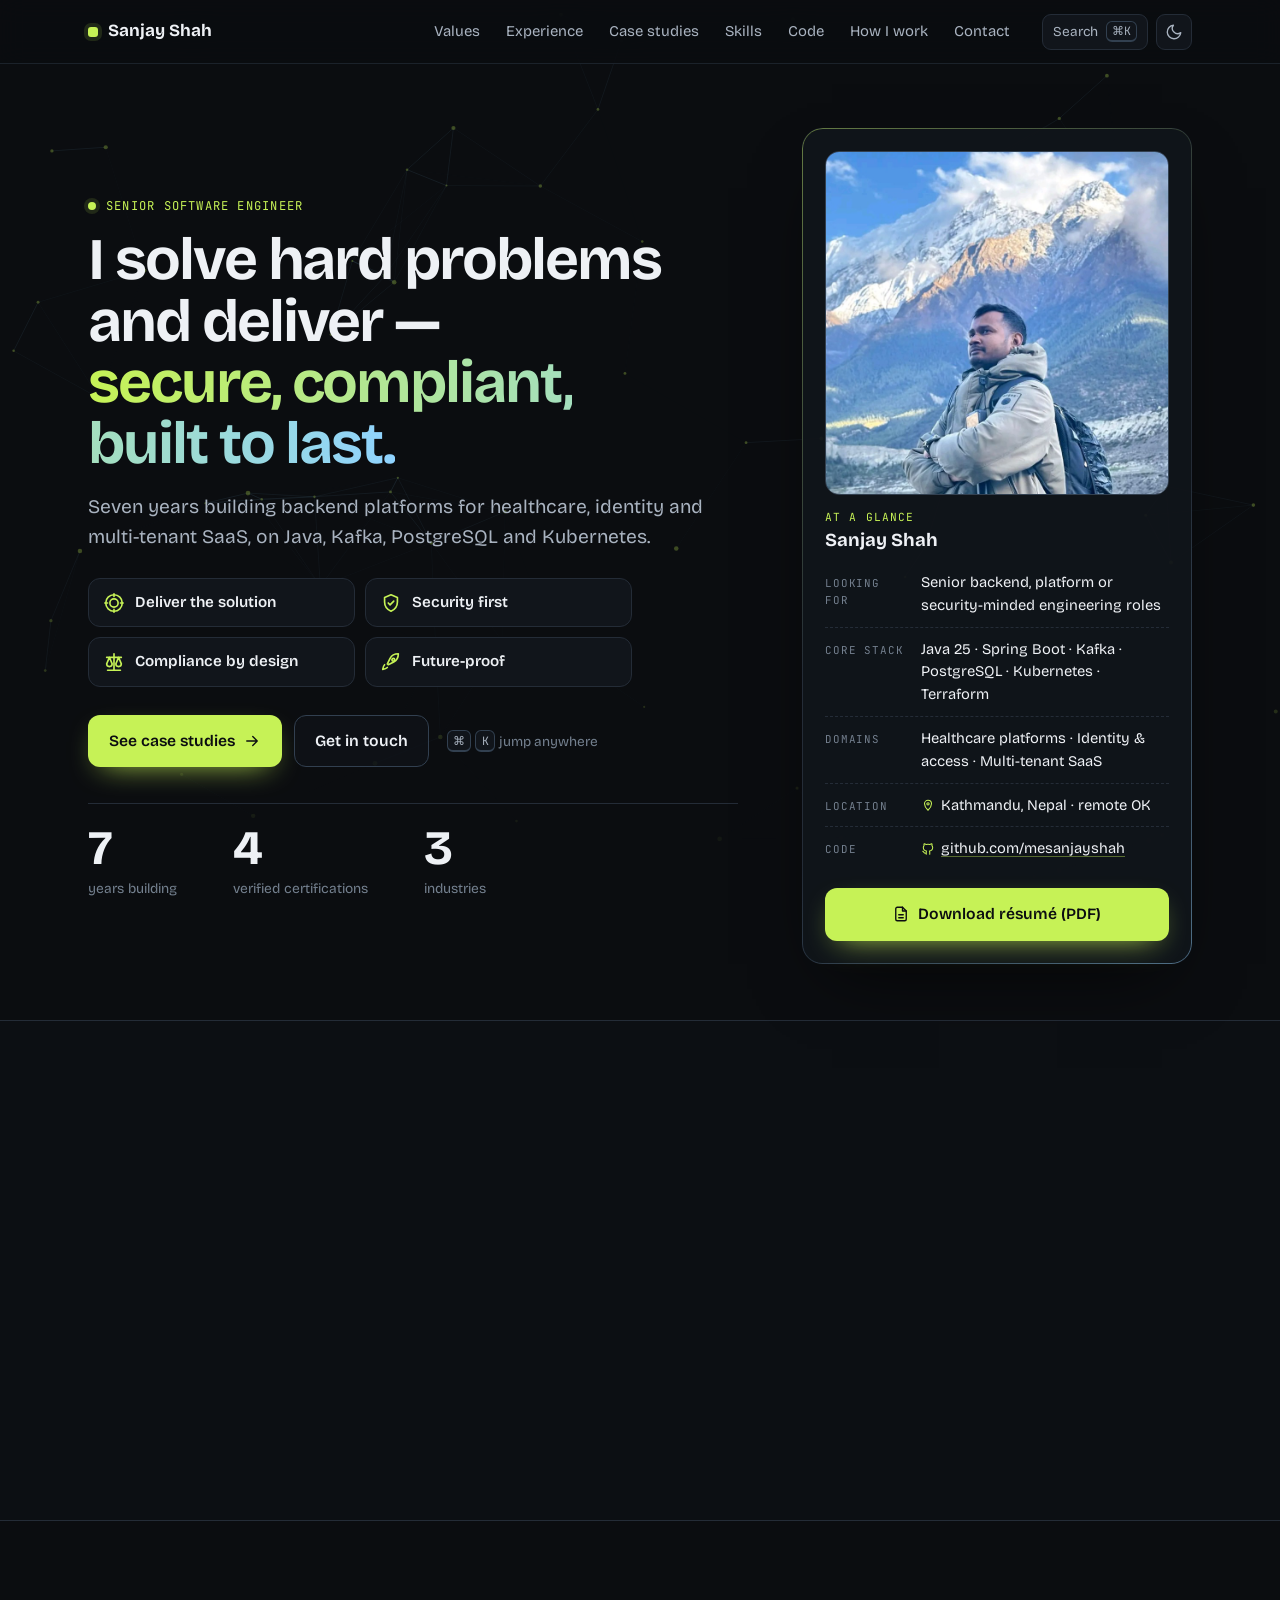
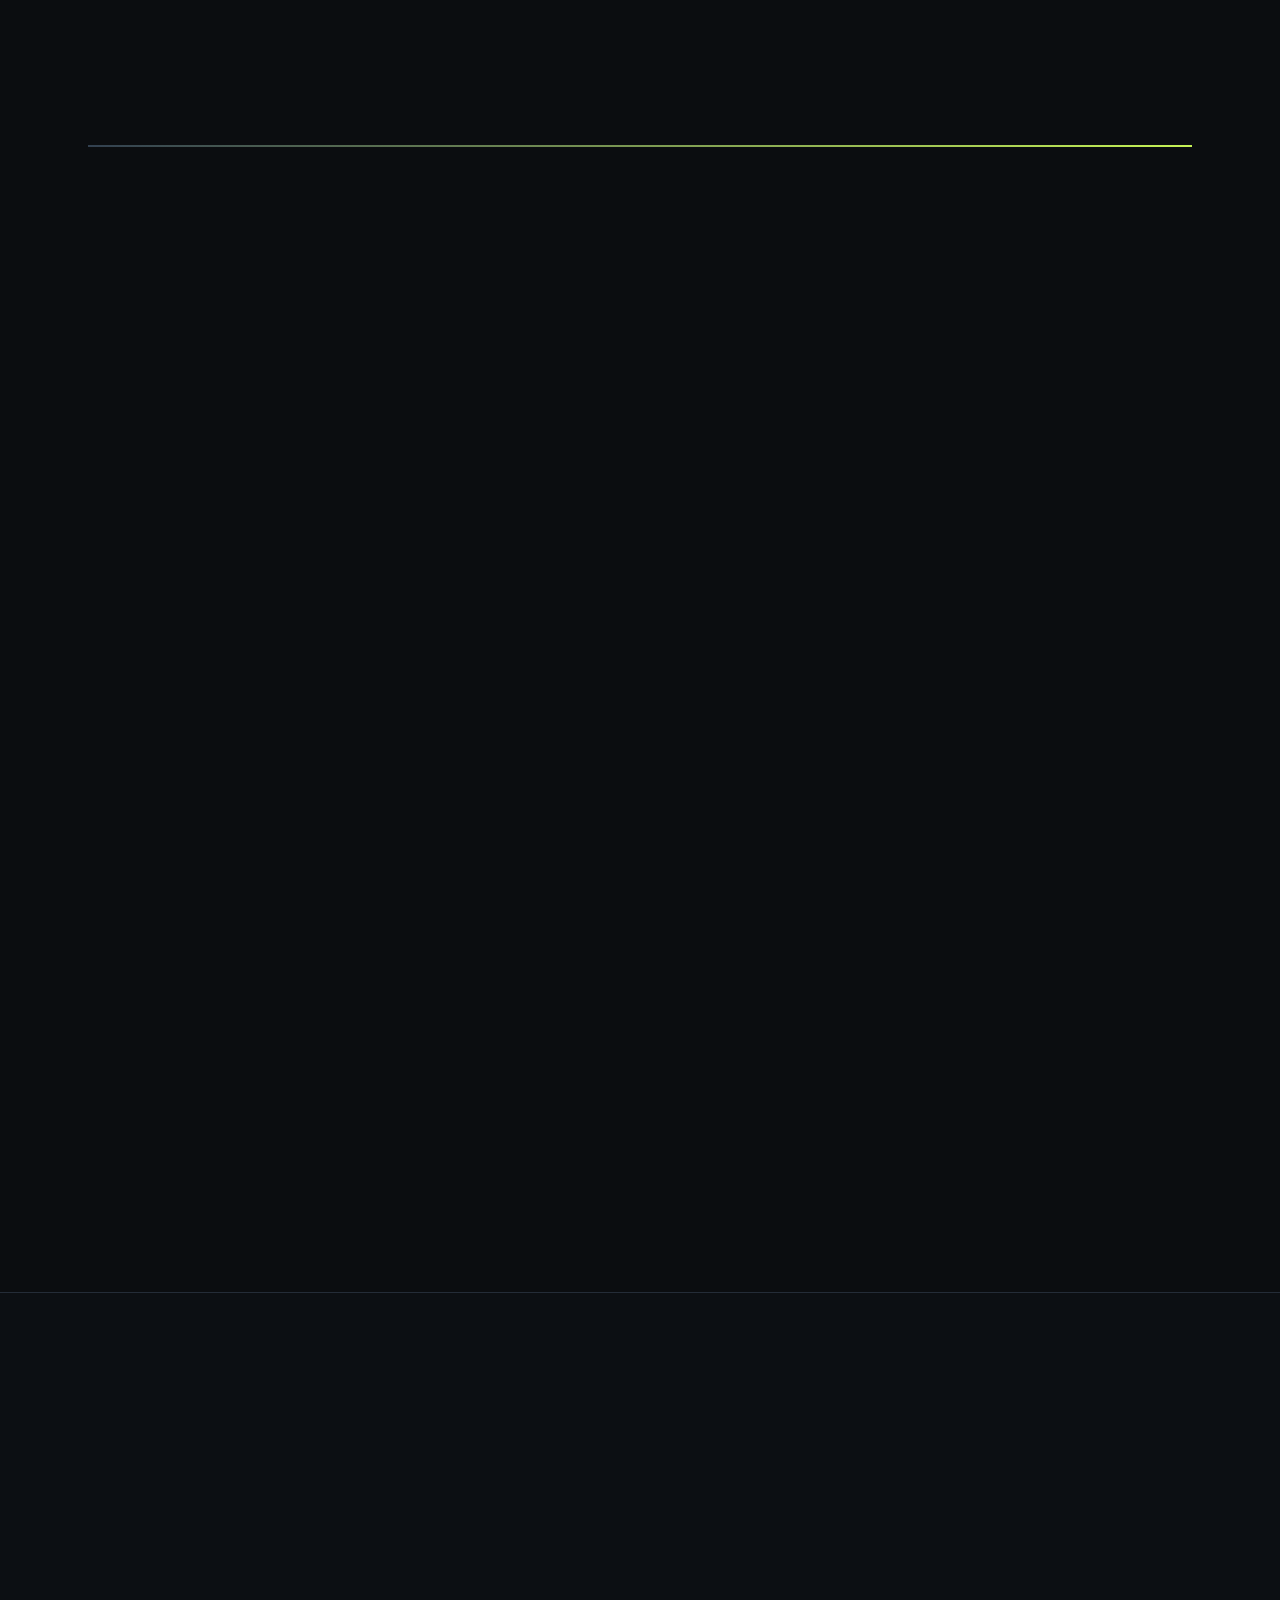
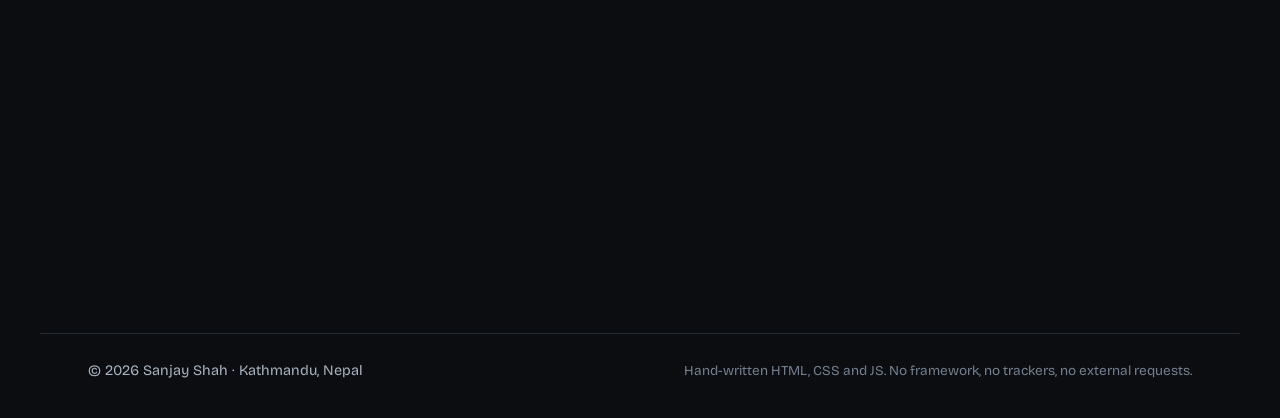
<file: projects.html>
<!DOCTYPE html>
<html lang="en">
<head>
  <meta charset="utf-8">
  <meta http-equiv="Content-Security-Policy" content="default-src 'none'; base-uri 'none'; form-action 'none'">
  <meta name="robots" content="noindex">
  <meta http-equiv="refresh" content="0; url=/#career">
  <link rel="canonical" href="https://sanjayshah.com.np/#career">
  <title>Projects — Sanjay Shah</title>
</head>
<body>
  <p>This page has moved to <a href="/#career">sanjayshah.com.np/#career</a>.</p>
</body>
</html>
</file>
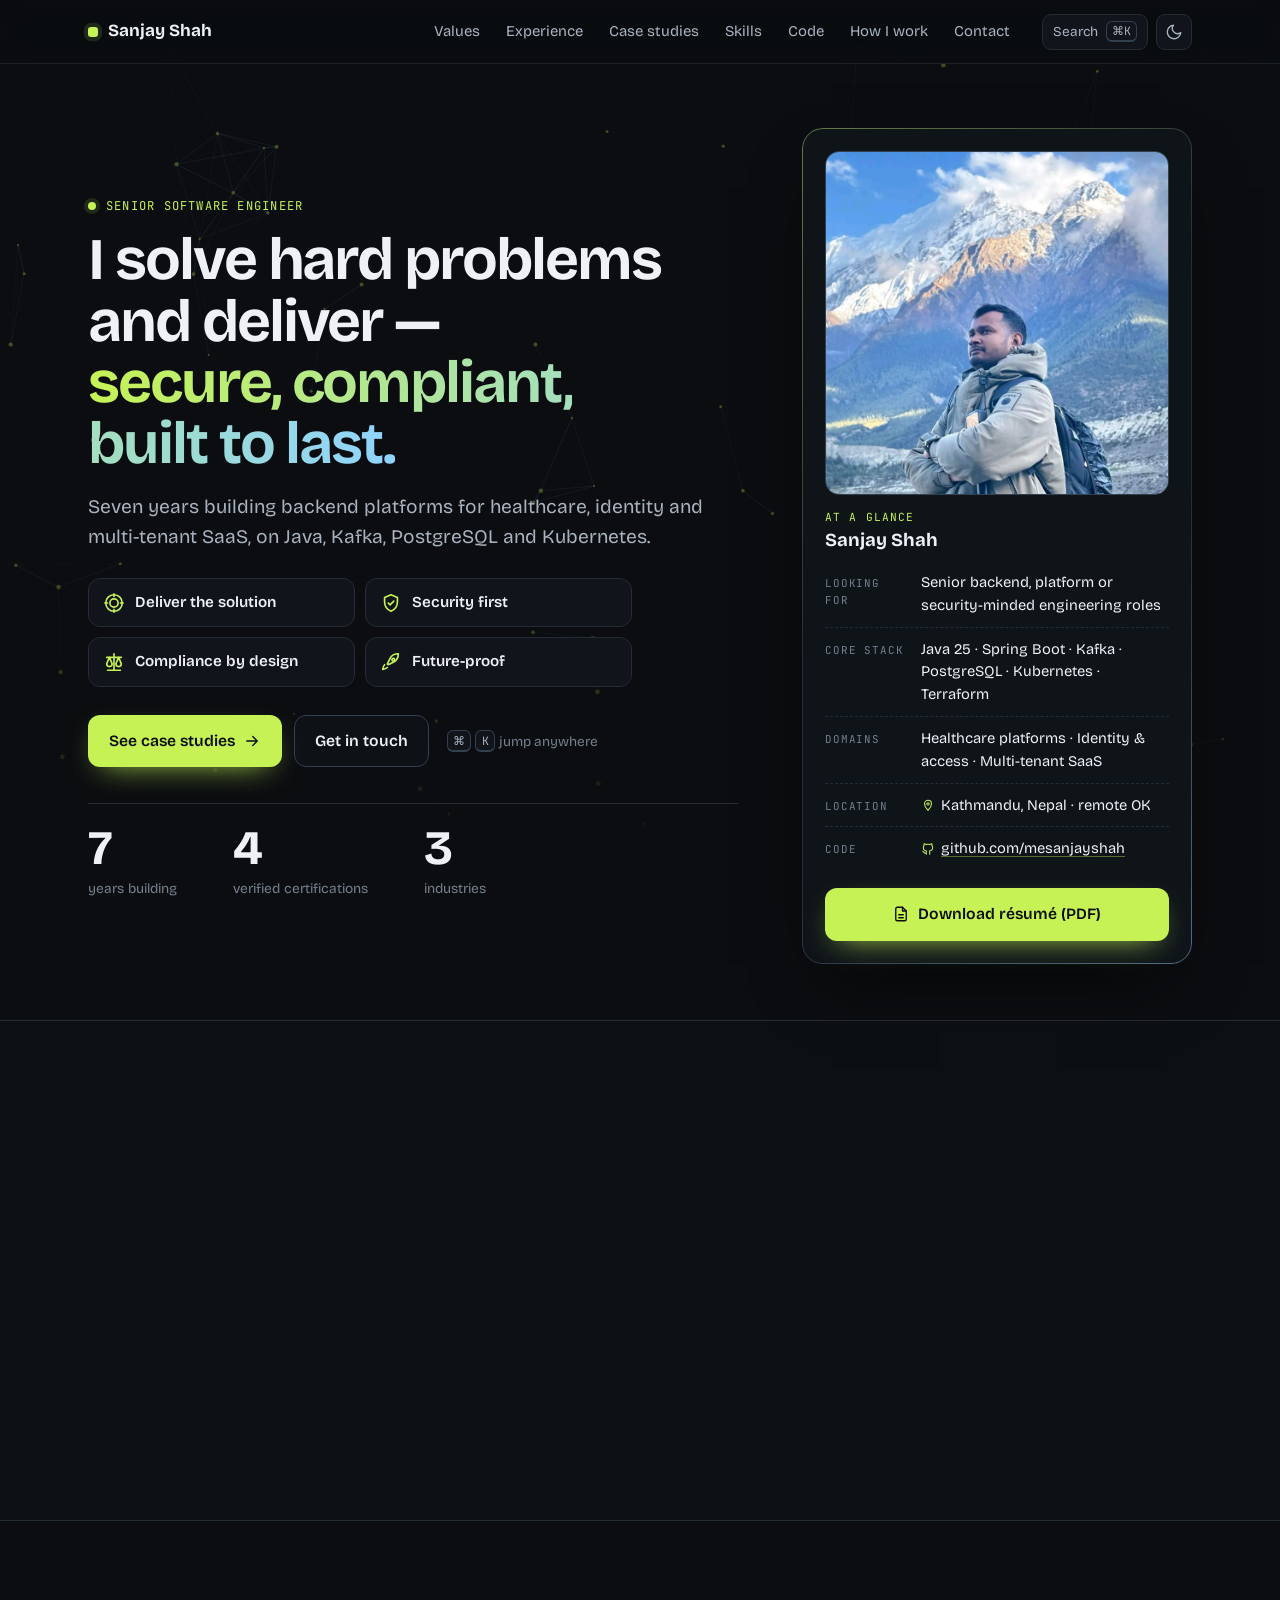
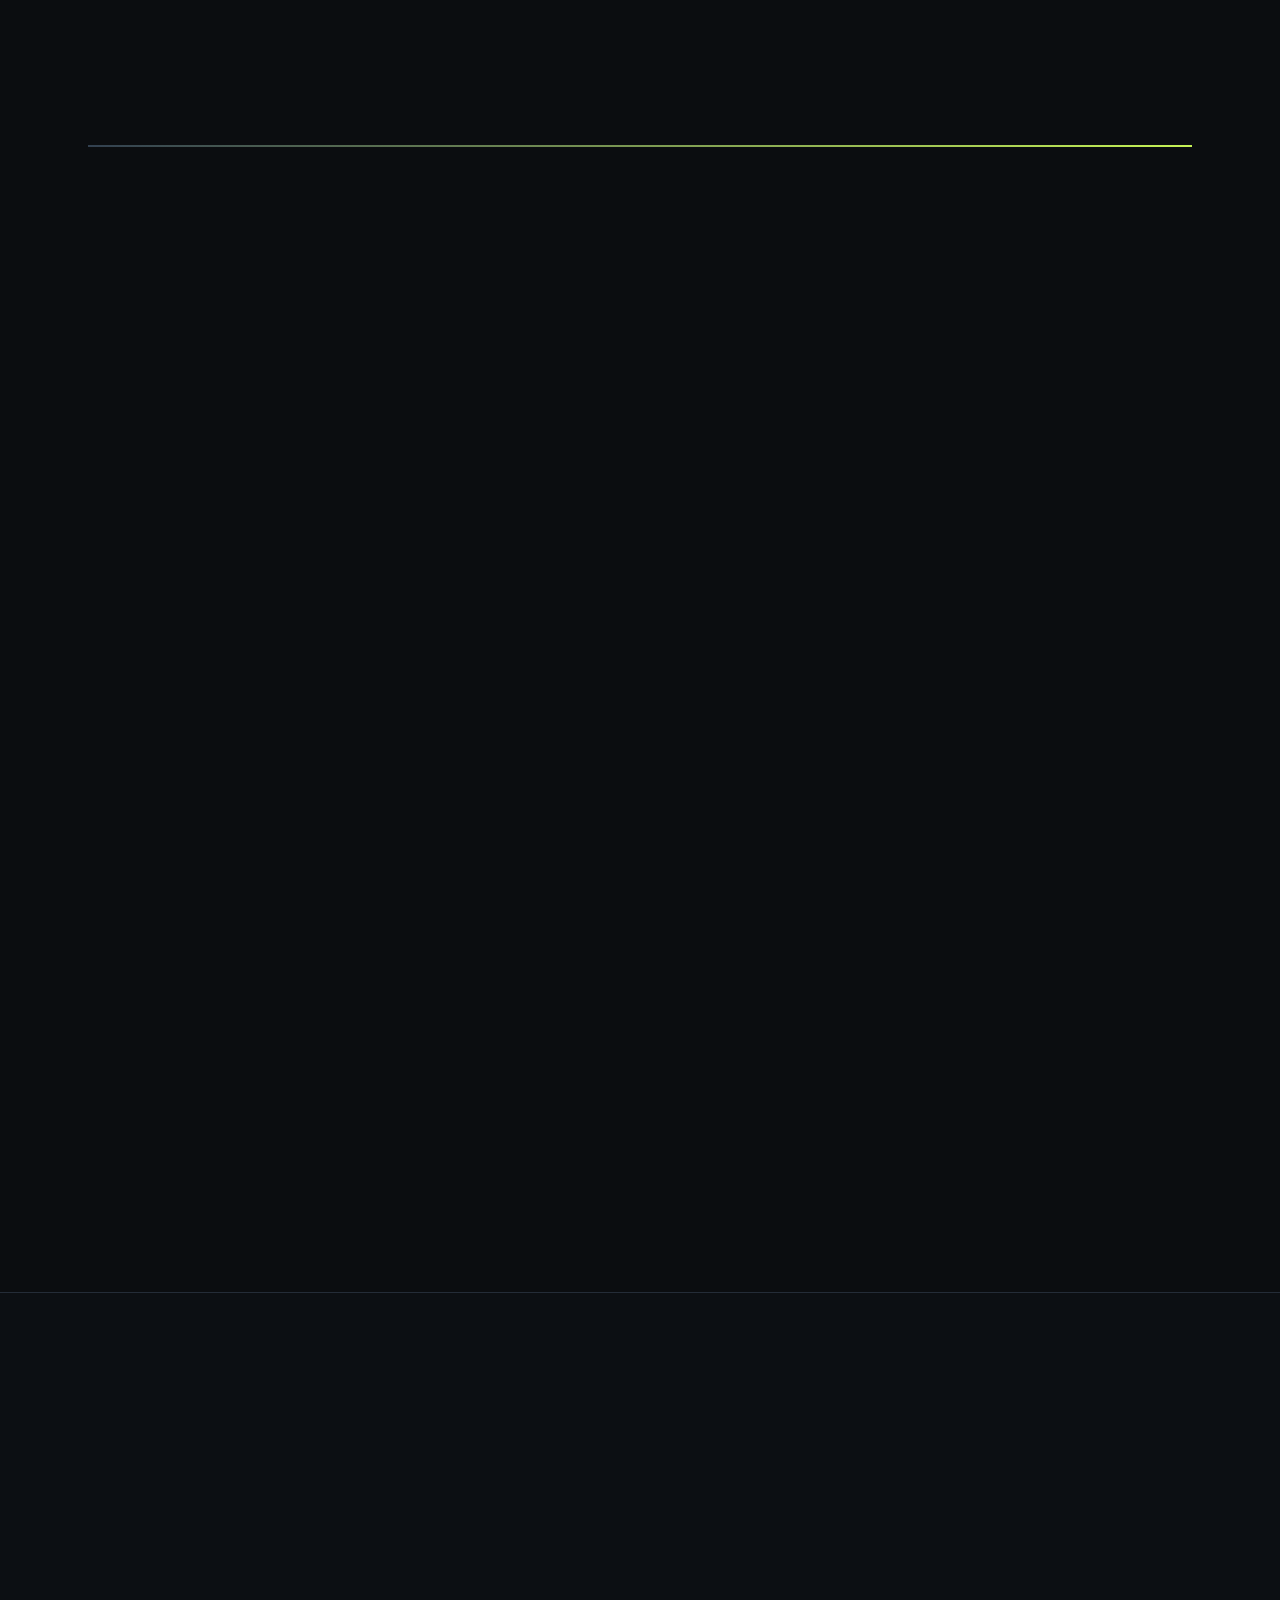
<file: resume.html>
<!DOCTYPE html>
<html lang="en">
<head>
  <meta charset="utf-8">
  <meta http-equiv="Content-Security-Policy" content="default-src 'none'; base-uri 'none'; form-action 'none'">
  <meta name="robots" content="noindex">
  <meta http-equiv="refresh" content="0; url=/#career">
  <link rel="canonical" href="https://sanjayshah.com.np/#career">
  <title>Resume — Sanjay Shah</title>
</head>
<body>
  <p>This page has moved to <a href="/#career">sanjayshah.com.np/#career</a>.</p>
</body>
</html>
</file>
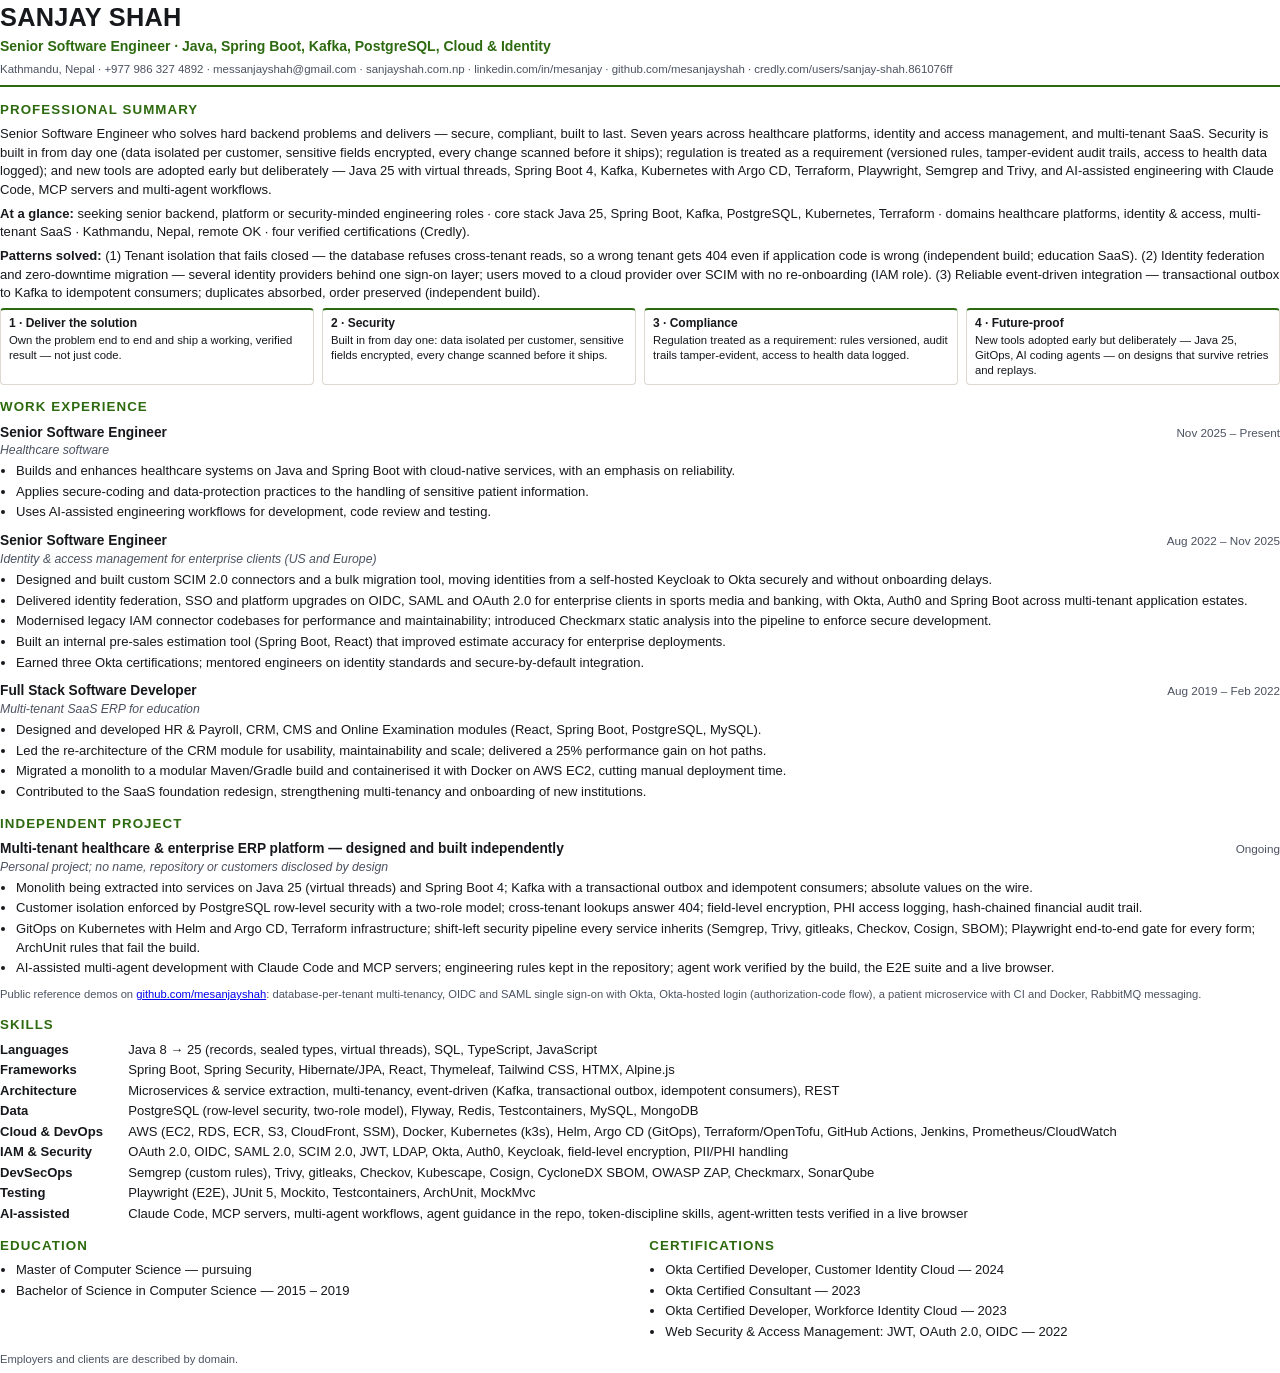
<file: _resume/resume.html>
<!doctype html>
<html lang="en"><head><meta charset="utf-8"><title>Sanjay Shah — Résumé</title>
<style>
@page { size: A4; margin: 13mm 15mm; }
* { box-sizing: border-box; margin: 0; padding: 0; }
body { font: 9.8pt/1.42 -apple-system, "Helvetica Neue", Arial, sans-serif; color: #16181c; }
header { border-bottom: 2px solid #2d6a0f; padding-bottom: 6pt; margin-bottom: 8pt; }
h1 { font-size: 19pt; letter-spacing: .01em; }
.role { color: #2d6a0f; font-weight: 600; font-size: 10.5pt; margin-top: 1pt; }
.contact { color: #4b5260; font-size: 8.6pt; margin-top: 3pt; }
.contact a { color: inherit; text-decoration: none; }
h2 { font-size: 10pt; text-transform: uppercase; letter-spacing: .08em; color: #2d6a0f; margin: 10pt 0 4pt; }
p { margin-bottom: 4pt; }
.values { display: grid; grid-template-columns: repeat(4, 1fr); gap: 6pt; margin: 2pt 0 2pt; }
.values div { border: 1px solid #ddd9cf; border-top: 2px solid #2d6a0f; border-radius: 3pt; padding: 4pt 6pt; font-size: 8.5pt; line-height: 1.35; }
.values b { display: block; font-size: 9pt; margin-bottom: 1pt; }
.job { margin-bottom: 7pt; }
.job-head, .domain { break-after: avoid; }
li { break-inside: avoid; }
.job-head { display: flex; justify-content: space-between; align-items: baseline; }
.job-head h3 { font-size: 10.3pt; }
.job-head span { color: #4b5260; font-size: 8.8pt; white-space: nowrap; }
.domain { color: #4b5260; font-style: italic; font-size: 9.2pt; margin-bottom: 2pt; }
ul { padding-left: 12pt; }
li { margin-bottom: 1.6pt; }
.skills { display: grid; grid-template-columns: 9em 1fr; gap: 1.5pt 8pt; }
.skills dt { font-weight: 600; }
.two { display: grid; grid-template-columns: 1fr 1fr; gap: 0 14pt; }
.note { color: #4b5260; font-size: 8.4pt; margin-top: 6pt; }
</style></head>
<body>
<header>
  <h1>SANJAY SHAH</h1>
  <div class="role">Senior Software Engineer · Java, Spring Boot, Kafka, PostgreSQL, Cloud &amp; Identity</div>
  <div class="contact">Kathmandu, Nepal · +977 986 327 4892 · <a href="mailto:messanjayshah@gmail.com">messanjayshah@gmail.com</a> · <a href="https://sanjayshah.com.np">sanjayshah.com.np</a> · <a href="https://www.linkedin.com/in/mesanjay">linkedin.com/in/mesanjay</a> · <a href="https://github.com/mesanjayshah">github.com/mesanjayshah</a> · <a href="https://www.credly.com/users/sanjay-shah.861076ff">credly.com/users/sanjay-shah.861076ff</a></div>
</header>

<h2>Professional Summary</h2>
<p>Senior Software Engineer who solves hard backend problems and delivers — secure, compliant, built to last. Seven years across healthcare platforms, identity and access management, and multi-tenant SaaS. Security is built in from day one (data isolated per customer, sensitive fields encrypted, every change scanned before it ships); regulation is treated as a requirement (versioned rules, tamper-evident audit trails, access to health data logged); and new tools are adopted early but deliberately — Java 25 with virtual threads, Spring Boot 4, Kafka, Kubernetes with Argo CD, Terraform, Playwright, Semgrep and Trivy, and AI-assisted engineering with Claude Code, MCP servers and multi-agent workflows.</p>
<p><b>At a glance:</b> seeking senior backend, platform or security-minded engineering roles · core stack Java 25, Spring Boot, Kafka, PostgreSQL, Kubernetes, Terraform · domains healthcare platforms, identity &amp; access, multi-tenant SaaS · Kathmandu, Nepal, remote OK · four verified certifications (Credly).</p>
<p><b>Patterns solved:</b> (1) Tenant isolation that fails closed — the database refuses cross-tenant reads, so a wrong tenant gets 404 even if application code is wrong (independent build; education SaaS). (2) Identity federation and zero-downtime migration — several identity providers behind one sign-on layer; users moved to a cloud provider over SCIM with no re-onboarding (IAM role). (3) Reliable event-driven integration — transactional outbox to Kafka to idempotent consumers; duplicates absorbed, order preserved (independent build).</p>
<div class="values">
  <div><b>1 · Deliver the solution</b>Own the problem end to end and ship a working, verified result — not just code.</div>
  <div><b>2 · Security</b>Built in from day one: data isolated per customer, sensitive fields encrypted, every change scanned before it ships.</div>
  <div><b>3 · Compliance</b>Regulation treated as a requirement: rules versioned, audit trails tamper-evident, access to health data logged.</div>
  <div><b>4 · Future-proof</b>New tools adopted early but deliberately — Java 25, GitOps, AI coding agents — on designs that survive retries and replays.</div>
</div>

<h2>Work Experience</h2>
<div class="job">
  <div class="job-head"><h3>Senior Software Engineer</h3><span>Nov 2025 – Present</span></div>
  <div class="domain">Healthcare software</div>
  <ul>
    <li>Builds and enhances healthcare systems on Java and Spring Boot with cloud-native services, with an emphasis on reliability.</li>
    <li>Applies secure-coding and data-protection practices to the handling of sensitive patient information.</li>
    <li>Uses AI-assisted engineering workflows for development, code review and testing.</li>
  </ul>
</div>
<div class="job">
  <div class="job-head"><h3>Senior Software Engineer</h3><span>Aug 2022 – Nov 2025</span></div>
  <div class="domain">Identity &amp; access management for enterprise clients (US and Europe)</div>
  <ul>
    <li>Designed and built custom SCIM 2.0 connectors and a bulk migration tool, moving identities from a self-hosted Keycloak to Okta securely and without onboarding delays.</li>
    <li>Delivered identity federation, SSO and platform upgrades on OIDC, SAML and OAuth 2.0 for enterprise clients in sports media and banking, with Okta, Auth0 and Spring Boot across multi-tenant application estates.</li>
    <li>Modernised legacy IAM connector codebases for performance and maintainability; introduced Checkmarx static analysis into the pipeline to enforce secure development.</li>
    <li>Built an internal pre-sales estimation tool (Spring Boot, React) that improved estimate accuracy for enterprise deployments.</li>
    <li>Earned three Okta certifications; mentored engineers on identity standards and secure-by-default integration.</li>
  </ul>
</div>
<div class="job">
  <div class="job-head"><h3>Full Stack Software Developer</h3><span>Aug 2019 – Feb 2022</span></div>
  <div class="domain">Multi-tenant SaaS ERP for education</div>
  <ul>
    <li>Designed and developed HR &amp; Payroll, CRM, CMS and Online Examination modules (React, Spring Boot, PostgreSQL, MySQL).</li>
    <li>Led the re-architecture of the CRM module for usability, maintainability and scale; delivered a 25% performance gain on hot paths.</li>
    <li>Migrated a monolith to a modular Maven/Gradle build and containerised it with Docker on AWS EC2, cutting manual deployment time.</li>
    <li>Contributed to the SaaS foundation redesign, strengthening multi-tenancy and onboarding of new institutions.</li>
  </ul>
</div>

<h2>Independent Project</h2>
<div class="job">
  <div class="job-head"><h3>Multi-tenant healthcare &amp; enterprise ERP platform — designed and built independently</h3><span>Ongoing</span></div>
  <div class="domain">Personal project; no name, repository or customers disclosed by design</div>
  <ul>
    <li>Monolith being extracted into services on Java 25 (virtual threads) and Spring Boot 4; Kafka with a transactional outbox and idempotent consumers; absolute values on the wire.</li>
    <li>Customer isolation enforced by PostgreSQL row-level security with a two-role model; cross-tenant lookups answer 404; field-level encryption, PHI access logging, hash-chained financial audit trail.</li>
    <li>GitOps on Kubernetes with Helm and Argo CD, Terraform infrastructure; shift-left security pipeline every service inherits (Semgrep, Trivy, gitleaks, Checkov, Cosign, SBOM); Playwright end-to-end gate for every form; ArchUnit rules that fail the build.</li>
    <li>AI-assisted multi-agent development with Claude Code and MCP servers; engineering rules kept in the repository; agent work verified by the build, the E2E suite and a live browser.</li>
  </ul>
</div>
<p class="note">Public reference demos on <a href="https://github.com/mesanjayshah">github.com/mesanjayshah</a>: database-per-tenant multi-tenancy, OIDC and SAML single sign-on with Okta, Okta-hosted login (authorization-code flow), a patient microservice with CI and Docker, RabbitMQ messaging.</p>

<h2>Skills</h2>
<dl class="skills">
  <dt>Languages</dt><dd>Java 8 → 25 (records, sealed types, virtual threads), SQL, TypeScript, JavaScript</dd>
  <dt>Frameworks</dt><dd>Spring Boot, Spring Security, Hibernate/JPA, React, Thymeleaf, Tailwind CSS, HTMX, Alpine.js</dd>
  <dt>Architecture</dt><dd>Microservices &amp; service extraction, multi-tenancy, event-driven (Kafka, transactional outbox, idempotent consumers), REST</dd>
  <dt>Data</dt><dd>PostgreSQL (row-level security, two-role model), Flyway, Redis, Testcontainers, MySQL, MongoDB</dd>
  <dt>Cloud &amp; DevOps</dt><dd>AWS (EC2, RDS, ECR, S3, CloudFront, SSM), Docker, Kubernetes (k3s), Helm, Argo CD (GitOps), Terraform/OpenTofu, GitHub Actions, Jenkins, Prometheus/CloudWatch</dd>
  <dt>IAM &amp; Security</dt><dd>OAuth 2.0, OIDC, SAML 2.0, SCIM 2.0, JWT, LDAP, Okta, Auth0, Keycloak, field-level encryption, PII/PHI handling</dd>
  <dt>DevSecOps</dt><dd>Semgrep (custom rules), Trivy, gitleaks, Checkov, Kubescape, Cosign, CycloneDX SBOM, OWASP ZAP, Checkmarx, SonarQube</dd>
  <dt>Testing</dt><dd>Playwright (E2E), JUnit 5, Mockito, Testcontainers, ArchUnit, MockMvc</dd>
  <dt>AI-assisted</dt><dd>Claude Code, MCP servers, multi-agent workflows, agent guidance in the repo, token-discipline skills, agent-written tests verified in a live browser</dd>
</dl>

<div class="two">
  <div>
    <h2>Education</h2>
    <ul>
      <li>Master of Computer Science — pursuing</li>
      <li>Bachelor of Science in Computer Science — 2015 – 2019</li>
    </ul>
  </div>
  <div>
    <h2>Certifications</h2>
    <ul>
      <li>Okta Certified Developer, Customer Identity Cloud — 2024</li>
      <li>Okta Certified Consultant — 2023</li>
      <li>Okta Certified Developer, Workforce Identity Cloud — 2023</li>
      <li>Web Security &amp; Access Management: JWT, OAuth 2.0, OIDC — 2022</li>
    </ul>
  </div>
</div>
<p class="note">Employers and clients are described by domain.</p>
</body></html>
</file>
<file: css/site.css>
/* Sanjay Shah — portfolio. Hand-written CSS, no build step. Dark-first; light via [data-theme="light"]. */

@font-face { font-family: "Bricolage"; src: url("../assets/fonts/bricolage-grotesque.woff2") format("woff2"); font-weight: 200 800; font-display: swap; }
@font-face { font-family: "JetBrains Mono"; src: url("../assets/fonts/jetbrains-mono.woff2") format("woff2"); font-weight: 100 800; font-display: swap; }

:root {
  --font-sans: "Bricolage", ui-sans-serif, system-ui, -apple-system, "Segoe UI", Roboto, sans-serif;
  --font-mono: "JetBrains Mono", ui-monospace, SFMono-Regular, Menlo, monospace;
  --bg: #0b0d10; --bg-2: #11151b; --bg-3: #181e26; --band: #0e1115;
  --line: #242c37; --line-2: #324050;
  --fg: #eef1f5; --fg-2: #a9b3c0; --fg-3: #74808f;
  --accent: #c6f256; --accent-2: #8fd3ff; --accent-ink: #0b0d10;
  --accent-soft: rgba(198, 242, 86, 0.12); --accent-line: rgba(198, 242, 86, 0.4);
  --blue-soft: rgba(143, 211, 255, 0.14);
  --ok: #7fe3a1; --no: #ff8a80;
  --shadow: 0 30px 70px -30px rgba(0, 0, 0, 0.8);
  --r: 18px; --r-sm: 10px; --maxw: 1200px;
  --gutter: clamp(16px, 4vw, 48px);
  --section: clamp(44px, 5vw, 64px);
  --field-alpha: 0.5;
  color-scheme: dark;
}
:root[data-theme="light"] {
  --bg: #f4f1e8; --bg-2: #ffffff; --bg-3: #ebe6d8; --band: #ece7da;
  --line: #d6d0c0; --line-2: #b9b1a0;
  --fg: #16140f; --fg-2: #4b4a43; --fg-3: #77756b;
  --accent: #2d6a0f; --accent-2: #0a5fa8; --accent-ink: #ffffff;
  --accent-soft: rgba(45, 106, 15, 0.1); --accent-line: rgba(45, 106, 15, 0.4);
  --blue-soft: rgba(10, 95, 168, 0.12);
  --ok: #1f7a3a; --no: #b3261e;
  --shadow: 0 30px 70px -36px rgba(30, 28, 20, 0.35);
  color-scheme: light;
}

/* ---------- base ---------- */
*, *::before, *::after { box-sizing: border-box; }
html { scroll-behavior: smooth; -webkit-text-size-adjust: 100%; }
body { margin: 0; font-family: var(--font-sans); font-size: 17px; line-height: 1.55; color: var(--fg); background: var(--bg); overflow-x: hidden; font-feature-settings: "ss01", "cv05"; }
:root[data-theme="light"] body { background-image: radial-gradient(color-mix(in srgb, var(--line) 70%, transparent) 1px, transparent 1px); background-size: 28px 28px; }
img, svg { display: block; max-width: 100%; }
svg use { stroke: currentColor; fill: none; stroke-width: 1.8; stroke-linecap: round; stroke-linejoin: round; }
.sprite { position: absolute; width: 0; height: 0; overflow: hidden; }
a { color: inherit; text-decoration-color: var(--accent-line); text-underline-offset: 0.18em; }
a:hover { text-decoration-color: var(--accent); }
h1, h2, h3, h4 { margin: 0; font-weight: 640; letter-spacing: -0.025em; line-height: 1.05; text-wrap: balance; }
p, ul, ol, dl, dd, figure { margin: 0; padding: 0; }
kbd { font-family: var(--font-mono); font-size: 0.72rem; line-height: 1; padding: 0.3em 0.45em; border-radius: 6px; border: 1px solid var(--line-2); border-bottom-width: 2px; background: var(--bg-2); color: var(--fg-2); }
:focus-visible { outline: 2px solid var(--accent); outline-offset: 3px; border-radius: 4px; }
::selection { background: var(--accent); color: var(--accent-ink); }
.visually-hidden { position: absolute !important; width: 1px; height: 1px; margin: -1px; padding: 0; border: 0; overflow: hidden; clip: rect(0 0 0 0); clip-path: inset(50%); white-space: nowrap; }
.muted { color: var(--fg-3); }
.small { font-size: 0.85rem; }
.skip-link { position: absolute; top: -100px; left: 16px; z-index: 100; padding: 10px 14px; background: var(--accent); color: var(--accent-ink); border-radius: var(--r-sm); font-weight: 600; text-decoration: none; }
.skip-link:focus { top: 12px; }
.bgfield { position: fixed; inset: 0; width: 100%; height: 100%; z-index: -1; pointer-events: none; opacity: var(--field-alpha); mask-image: linear-gradient(#000 0%, #000 60%, transparent 100%); -webkit-mask-image: linear-gradient(#000 0%, #000 60%, transparent 100%); }

/* ---------- header ---------- */
.site-header { position: sticky; top: 0; z-index: 50; backdrop-filter: blur(14px) saturate(140%); -webkit-backdrop-filter: blur(14px) saturate(140%); background: color-mix(in srgb, var(--bg) 72%, transparent); border-bottom: 1px solid color-mix(in srgb, var(--line) 70%, transparent); }
.nav { max-width: var(--maxw); margin: 0 auto; padding: 12px var(--gutter); display: flex; align-items: center; gap: 20px; }
.brand { display: inline-flex; align-items: center; gap: 10px; font-weight: 700; text-decoration: none; }
.brand-mark { width: 10px; height: 10px; border-radius: 3px; background: var(--accent); box-shadow: 0 0 0 4px var(--accent-soft); }
.nav-links { display: flex; gap: 2px; list-style: none; margin-left: auto; }
.nav-links a { display: inline-block; padding: 8px 12px; border-radius: 8px; color: var(--fg-2); font-size: 0.93rem; text-decoration: none; }
.nav-links a:hover, .nav-links a[aria-current="true"] { color: var(--fg); background: var(--bg-3); }
.nav-tools { display: flex; align-items: center; gap: 8px; }
.kbd-btn, .theme-toggle { display: inline-flex; align-items: center; gap: 8px; height: 36px; padding: 0 10px; border-radius: 9px; border: 1px solid var(--line); background: var(--bg-2); color: var(--fg-2); font: inherit; font-size: 0.85rem; cursor: pointer; }
.kbd-btn:hover, .theme-toggle:hover { color: var(--fg); border-color: var(--line-2); }
.theme-toggle { width: 36px; padding: 0; justify-content: center; }
:root[data-theme="dark"] .icon-sun { display: none; }
:root[data-theme="light"] .icon-moon { display: none; }
@media (max-width: 900px) { .nav-links { display: none; } .kbd-btn span { display: none; } }

/* ---------- layout ---------- */
.section { padding: var(--section) 0; }
.section > * { max-width: var(--maxw); margin-left: auto; margin-right: auto; padding-left: var(--gutter); padding-right: var(--gutter); }
.band { background: color-mix(in srgb, var(--band) 85%, transparent); border-top: 1px solid var(--line); border-bottom: 1px solid var(--line); }
.section-head { margin-bottom: clamp(22px, 3vw, 32px); }
.eyebrow { display: inline-flex; align-items: center; gap: 10px; font-family: var(--font-mono); font-size: 0.76rem; letter-spacing: 0.1em; text-transform: uppercase; color: var(--accent); margin-bottom: 14px; }
.eyebrow .dot { width: 8px; height: 8px; border-radius: 50%; background: var(--accent); box-shadow: 0 0 0 4px var(--accent-soft); }
h2 { font-size: clamp(1.75rem, 3.2vw, 2.4rem); max-width: 26ch; }
.section-intro { color: var(--fg-2); font-size: 1.02rem; max-width: 60ch; margin-top: 12px; }
.step { font-family: var(--font-mono); font-size: 0.74rem; color: var(--fg-3); letter-spacing: 0.1em; display: block; }
.lbl { display: block; font-family: var(--font-mono); font-size: 0.66rem; letter-spacing: 0.1em; text-transform: uppercase; color: var(--accent); margin-bottom: 2px; }
.card { border-radius: var(--r); border: 1px solid var(--line); background: color-mix(in srgb, var(--bg-2) 85%, transparent); transition: border-color 0.25s ease, transform 0.25s ease; }

/* ---------- buttons ---------- */
.btn { display: inline-flex; align-items: center; justify-content: center; gap: 8px; padding: 13px 20px; border-radius: 12px; font-weight: 600; font-size: 0.98rem; text-decoration: none; border: 1px solid transparent; cursor: pointer; font-family: inherit; transition: transform 0.15s ease, background 0.15s ease, border-color 0.15s ease; }
.btn:hover { transform: translateY(-2px); }
.btn-primary { background: var(--accent); color: var(--accent-ink); box-shadow: 0 10px 30px -14px var(--accent); }
.btn-primary:hover { background: color-mix(in srgb, var(--accent) 86%, white); }
.btn-ghost { border-color: var(--line-2); color: var(--fg); background: color-mix(in srgb, var(--bg-2) 70%, transparent); }
.btn-ghost:hover { border-color: var(--fg-3); }
.btn-block { width: 100%; }

/* ---------- hero ---------- */
.hero { max-width: var(--maxw); margin: 0 auto; padding: clamp(36px, 5.5vw, 64px) var(--gutter) clamp(36px, 5vw, 56px); }
.hero-grid { display: grid; grid-template-columns: minmax(0, 1.5fr) minmax(360px, 0.9fr); gap: clamp(28px, 5vw, 72px); align-items: center; }
.hero-values { list-style: none; display: grid; grid-template-columns: repeat(2, minmax(0, 1fr)); gap: 10px; max-width: 34rem; margin: 0 0 28px; }
.hero-values li { display: flex; align-items: center; gap: 10px; padding: 12px 14px; border: 1px solid var(--line); border-radius: 12px; background: var(--bg-2); font-weight: 600; font-size: 0.95rem; }
.hero-values svg { flex: none; color: var(--accent); }
.hero h1 { font-size: clamp(2.3rem, 4.6vw, 4.1rem); font-weight: 680; max-width: 15ch; letter-spacing: -0.035em; line-height: 1.04; margin: 0 0 18px; }
.hero h1 em { font-style: normal; background: linear-gradient(90deg, var(--accent), var(--accent-2)); -webkit-background-clip: text; background-clip: text; -webkit-text-fill-color: transparent; }
.lead { font-size: clamp(1.05rem, 1.5vw, 1.25rem); color: var(--fg-2); margin-bottom: 26px; max-width: 54ch; }
.actions { display: flex; flex-wrap: wrap; align-items: center; gap: 12px; }
.hint { color: var(--fg-3); font-size: 0.85rem; display: inline-flex; gap: 4px; align-items: center; margin-left: 6px; }
.bignum { list-style: none; display: flex; gap: clamp(26px, 5vw, 56px); margin-top: clamp(24px, 3.5vw, 36px); padding-top: 20px; border-top: 1px solid var(--line); }
.bignum b { display: block; font-weight: 700; font-size: clamp(2.2rem, 4vw, 3rem); letter-spacing: -0.04em; line-height: 1; }
.bignum span { display: block; font-size: 0.86rem; color: var(--fg-3); margin-top: 6px; }
.glance { padding: 22px; border-radius: 20px; border: 1px solid var(--line); background: color-mix(in srgb, var(--bg-2) 92%, transparent); box-shadow: var(--shadow); position: relative; }
.glance::before { content: ""; position: absolute; inset: -1px; border-radius: 21px; pointer-events: none; padding: 1px; background: linear-gradient(135deg, var(--accent-line), transparent 45%, transparent 60%, color-mix(in srgb, var(--accent-2) 40%, transparent)); -webkit-mask: linear-gradient(#000 0 0) content-box, linear-gradient(#000 0 0); mask: linear-gradient(#000 0 0) content-box, linear-gradient(#000 0 0); -webkit-mask-composite: xor; mask-composite: exclude; }
.glance-head { display: grid; gap: 14px; margin-bottom: 16px; }
.glance-photo { width: 100%; height: auto; aspect-ratio: 1 / 1; object-fit: cover; object-position: 50% 35%; border-radius: 14px; border: 1px solid var(--line-2); }
.glance-kicker { font-family: var(--font-mono); font-size: 0.7rem; letter-spacing: 0.1em; text-transform: uppercase; color: var(--accent); }
.glance-name { font-weight: 700; font-size: 1.15rem; }
.glance-list { display: grid; gap: 10px; margin-bottom: 18px; }
.glance-list div { display: grid; grid-template-columns: 86px minmax(0, 1fr); gap: 10px; align-items: baseline; padding-bottom: 10px; border-bottom: 1px dashed var(--line); }
.glance-list div:last-child { border-bottom: 0; }
.glance-list dt { font-family: var(--font-mono); font-size: 0.68rem; letter-spacing: 0.08em; text-transform: uppercase; color: var(--fg-3); }
.glance-list dd { min-width: 0; overflow-wrap: anywhere; font-size: 0.92rem; color: var(--fg); display: inline-flex; gap: 6px; align-items: baseline; flex-wrap: wrap; }
.glance-list dd svg { color: var(--accent); align-self: center; }
@media (max-width: 900px) { .hero-grid { grid-template-columns: 1fr; } .hint { display: none; } .hero h1 { max-width: none; } }

/* ---------- values ---------- */
.values { list-style: none; display: grid; grid-template-columns: repeat(4, 1fr); gap: 14px; }
.values li { position: relative; padding: 22px 20px 20px; border-radius: var(--r); border: 1px solid var(--line); background: color-mix(in srgb, var(--bg-2) 85%, transparent); overflow: hidden; transition: transform 0.25s ease, border-color 0.25s ease; }
.values li::after { content: ""; position: absolute; inset: auto -30% -40% auto; width: 60%; aspect-ratio: 1; border-radius: 50%; background: radial-gradient(closest-side, var(--accent-soft), transparent); opacity: 0; transition: opacity 0.3s ease; }
.values li:hover { transform: translateY(-4px); border-color: var(--accent-line); }
.values li:hover::after { opacity: 1; }
.vicon { color: var(--accent); margin-bottom: 14px; }
.vicon use { stroke-width: 1.6; }
.values h3 { font-size: 1.25rem; margin: 6px 0 8px; }
.values p { color: var(--fg-2); font-size: 0.95rem; line-height: 1.5; }
@media (max-width: 960px) { .values { grid-template-columns: 1fr 1fr; } }
@media (max-width: 560px) { .values { gap: 10px; } .values li { padding: 16px 14px 14px; } .values h3 { font-size: 1.05rem; } .values p { font-size: 0.86rem; } .vicon { width: 28px; height: 28px; margin-bottom: 8px; } }
@media (max-width: 360px) { .values { grid-template-columns: 1fr; } }

/* ---------- experience timeline ---------- */
.timeline { list-style: none; display: grid; grid-template-columns: repeat(3, 1fr); grid-auto-rows: 1fr; gap: 16px; position: relative; padding-top: 34px; }
.timeline::before { content: ""; position: absolute; left: var(--gutter); right: var(--gutter); top: 10px; height: 2px; background: linear-gradient(90deg, var(--line-2), var(--accent)); }
.role { position: relative; padding: 22px 22px 20px; border-radius: var(--r); border: 1px solid var(--line); background: color-mix(in srgb, var(--bg-2) 85%, transparent); display: flex; flex-direction: column; gap: 8px; transition: border-color 0.25s ease, transform 0.25s ease; }
.role::before { content: ""; position: absolute; top: -38px; left: 24px; width: 14px; height: 14px; border-radius: 50%; background: var(--bg); border: 2px solid var(--fg-3); }
.role.now::before { background: var(--accent); border-color: var(--accent); box-shadow: 0 0 0 6px var(--accent-soft); }
.role.now { border-color: var(--accent-line); }
.role:hover { transform: translateY(-3px); }
.ricon { color: var(--accent-2); width: 44px; height: 44px; padding: 9px; border-radius: 12px; background: var(--blue-soft); margin-bottom: 4px; }
.period { font-family: var(--font-mono); font-size: 0.78rem; color: var(--fg-3); display: flex; gap: 10px; align-items: center; }
.tag { font-size: 0.64rem; letter-spacing: 0.08em; text-transform: uppercase; padding: 3px 8px; border-radius: 999px; border: 1px solid var(--line-2); color: var(--fg-2); font-family: var(--font-mono); }
.tag.now { border-color: var(--accent-line); color: var(--accent); background: var(--accent-soft); }
.role h3 { font-size: 1.35rem; }
.domain { color: var(--fg-2); font-size: 0.92rem; }
.summary { font-size: 0.93rem; color: var(--fg); margin-top: 4px; }
.points { list-style: none; display: grid; gap: 7px; margin-top: 8px; }
.points li { position: relative; padding-left: 18px; color: var(--fg-2); font-size: 0.9rem; line-height: 1.5; }
.points li::before { content: ""; position: absolute; left: 0; top: 0.65em; width: 9px; height: 2px; background: var(--accent-2); }
.more { margin-top: auto; padding-top: 6px; }
.more summary { cursor: pointer; font-family: var(--font-mono); font-size: 0.76rem; color: var(--accent); letter-spacing: 0.06em; text-transform: uppercase; list-style: none; display: inline-flex; align-items: center; gap: 6px; min-height: 44px; }
.more summary::-webkit-details-marker { display: none; }
.more summary::after { content: "+"; font-size: 1rem; }
.more[open] summary::after { content: "−"; }
@media (max-width: 960px) and (min-width: 761px) { .timeline { grid-template-columns: 1fr; padding-top: 0; padding-left: 28px; gap: 12px; } .timeline::before { left: 7px; right: auto; top: 0; bottom: 0; width: 2px; height: auto; background: linear-gradient(180deg, var(--line-2), var(--accent)); } .role::before { top: 26px; left: -28px; } }

/* ---------- credentials ---------- */
.creds { margin-top: 20px; padding-top: 18px; border-top: 1px solid var(--line); }
.badges { list-style: none; display: grid; grid-template-columns: repeat(4, 1fr); gap: 12px; margin: 4px 0 12px; }
.badges li { min-width: 0; }
.badges a { min-width: 0; display: grid; grid-template-columns: 48px 1fr; grid-template-rows: auto auto auto; column-gap: 12px; align-items: center; padding: 12px 14px; border-radius: 14px; border: 1px solid var(--line); background: color-mix(in srgb, var(--bg-2) 85%, transparent); text-decoration: none; transition: border-color 0.2s ease, transform 0.2s ease; }
.badges a:hover { border-color: var(--accent-line); transform: translateY(-3px); }
.seal { grid-row: 1 / 4; color: var(--accent-2); width: 48px; height: 48px; }
.seal use { stroke-width: 1.4; }
.bt { font-weight: 650; font-size: 0.95rem; line-height: 1.2; overflow-wrap: anywhere; }
.bs { font-size: 0.8rem; color: var(--fg-2); margin-top: 2px; overflow-wrap: anywhere; }
.bv { font-family: var(--font-mono); font-size: 0.68rem; color: var(--accent); letter-spacing: 0.06em; margin-top: 6px; }
@media (max-width: 960px) { .badges { grid-template-columns: 1fr 1fr; } }
@media (max-width: 520px) { .badges a { grid-template-columns: 40px 1fr; column-gap: 10px; padding: 10px 12px; } .seal { width: 40px; height: 40px; } .bt { font-size: 0.86rem; } .bs { font-size: 0.74rem; } .bv { font-size: 0.62rem; } }

/* ---------- carousels ---------- */
.carousel { display: grid; gap: 14px; }
.cases { grid-template-columns: repeat(3, 1fr); }
.skills { grid-template-columns: repeat(12, 1fr); }
.skills > .skill { grid-column: span 3; }
.skills > .skill:nth-child(n+5) { grid-column: span 4; }
.skills > .skill.current { grid-column: 1 / -1; }
.swipe-hint { display: none; }
.indie { margin-top: 16px; padding: 20px 22px; border-radius: var(--r); border: 1px solid var(--accent-line); background: color-mix(in srgb, var(--bg-2) 88%, transparent); position: relative; overflow: hidden; }
.indie::after { content: ""; position: absolute; right: -12%; top: -40%; width: 40%; aspect-ratio: 1; border-radius: 50%; background: radial-gradient(closest-side, var(--blue-soft), transparent); pointer-events: none; }
.indie-head { display: grid; grid-template-columns: 44px 1fr; gap: 16px; align-items: start; margin-bottom: 12px; }
.indie-head .eyebrow { margin-bottom: 8px; }
.indie h3 { font-size: clamp(1.15rem, 1.8vw, 1.45rem); max-width: 40ch; }
.indie-text { color: var(--fg-2); font-size: 0.93rem; max-width: 86ch; margin-bottom: 10px; }
.indie-tags { list-style: none; display: flex; flex-wrap: wrap; gap: 8px; margin-bottom: 12px; }
.indie-tags li { font-size: 0.8rem; padding: 5px 11px; border-radius: 999px; border: 1px solid var(--line-2); color: var(--fg-2); background: color-mix(in srgb, var(--bg-3) 70%, transparent); }
.indie-link { font-size: 0.88rem; color: var(--fg-3); }
.indie-link a { color: var(--fg-2); }
@media (max-width: 760px) {
  .carousel { display: flex; overflow-x: auto; scroll-snap-type: x mandatory; gap: 12px; padding-bottom: 10px; scroll-padding-left: var(--gutter); -webkit-overflow-scrolling: touch; }
  .section > .carousel { max-width: none; }
  .carousel > * { flex: 0 0 min(84%, 340px); scroll-snap-align: start; }
  .timeline { padding-top: 0; }
  .timeline::before, .role::before { display: none; }
  .role { padding: 18px 16px 16px; }
  .summary { font-size: 0.9rem; }
  .flow > li { flex-basis: min(62%, 240px); }
  .flow li::after { display: none; }
  .indie-head { grid-template-columns: 1fr; }
  .indie-head .ricon { display: none; }
  .indie { padding: 18px; }
  .indie-tags { display: none; }
  .indie-text { font-size: 0.9rem; margin-bottom: 8px; }
  .how-note { font-size: 0.86rem; padding: 12px 14px; }
  .hero { padding-top: 28px; padding-bottom: 28px; }
  .bignum { margin-top: 22px; padding-top: 16px; }
  .bignum b { font-size: 2rem; }
  .section { padding: 40px 0; }
  .field textarea { min-height: 90px; }
  .swipe-hint { display: block; font-family: var(--font-mono); font-size: 0.72rem; color: var(--fg-3); letter-spacing: 0.08em; text-transform: uppercase; margin-bottom: 8px; }
}

/* ---------- case studies ---------- */
.case { border-radius: var(--r); border: 1px solid var(--line); background: color-mix(in srgb, var(--bg-2) 88%, transparent); padding: 0 0 18px; display: flex; flex-direction: column; gap: 10px; transition: border-color 0.25s ease, transform 0.25s ease; }
.case:hover { border-color: var(--accent-line); transform: translateY(-3px); }
.case-fig { border-bottom: 1px solid var(--line); background: color-mix(in srgb, var(--bg-3) 60%, transparent); border-radius: var(--r) var(--r) 0 0; overflow: hidden; }
.case-svg { width: 100%; height: auto; display: block; }
.case-fig figcaption { font-size: 0.78rem; color: var(--fg-3); padding: 8px 16px 10px; border-top: 1px dashed var(--line); line-height: 1.4; }
.case h3 { font-size: 1.2rem; padding: 6px 18px 0; }
.case > p { color: var(--fg-2); font-size: 0.93rem; padding: 0 18px; }
.par { display: grid; gap: 6px; padding: 6px 18px 0; margin-top: auto; }
.par div { display: grid; grid-template-columns: 74px 1fr; gap: 10px; font-size: 0.84rem; align-items: baseline; }
.par dt { font-family: var(--font-mono); font-size: 0.66rem; letter-spacing: 0.1em; text-transform: uppercase; color: var(--accent); }
.par dd { color: var(--fg-2); }

/* SVG diagram styling */
.cs-edges path { fill: none; stroke: var(--line-2); stroke-width: 1.6; }
.cs-box rect { fill: var(--bg-2); stroke: var(--line-2); stroke-width: 1.2; }
.cs-box.cs-strong rect { stroke: var(--accent-2); fill: var(--blue-soft); }
.cs-box text { font-family: var(--font-sans); font-size: 13px; font-weight: 600; fill: var(--fg); text-anchor: middle; }
.cs-box .cs-sub { font-family: var(--font-mono); font-size: 11.5px; font-weight: 400; fill: var(--fg-3); }
.cs-row rect { stroke-width: 1.2; }
.cs-row text { font-family: var(--font-mono); font-size: 11.5px; fill: var(--fg); text-anchor: middle; }
.cs-ok rect { fill: color-mix(in srgb, var(--ok) 14%, transparent); stroke: var(--ok); }
.cs-no rect { fill: color-mix(in srgb, var(--no) 14%, transparent); stroke: var(--no); }
.cs-note { font-family: var(--font-mono); font-size: 11px; fill: var(--fg-3); }
.cs-mid { font-family: var(--font-mono); font-size: 11px; fill: var(--accent-2); text-anchor: middle; }
.cs-dot { fill: var(--accent); opacity: 0; }
.cs-msg rect { fill: var(--bg-2); stroke: var(--accent-2); stroke-width: 1.2; }
.cs-msg text { font-family: var(--font-mono); font-size: 12px; fill: var(--fg); text-anchor: middle; }
.cs-msg { opacity: 0; }
.cs-dup rect { stroke: var(--no); stroke-dasharray: 3 3; }

@keyframes cs-flow-a { 0% { opacity: 0; transform: translate(0,0); } 6% { opacity: 1; } 30% { transform: translate(158px,0); } 48% { transform: translate(127px,36px); opacity: 1; } 56% { opacity: 0; transform: translate(127px,36px); } 100% { opacity: 0; transform: translate(127px,36px); } }
@keyframes cs-flow-b { 0%, 50% { opacity: 0; transform: translate(0,0); } 56% { opacity: 1; } 78% { transform: translate(158px,0); } 92% { transform: translate(127px,80px); opacity: 1; } 100% { opacity: 0; transform: translate(127px,80px); } }
@keyframes cs-rowflash { 0%, 86% { opacity: 0.55; } 92%, 100% { opacity: 1; } }
@keyframes cs-user { 0% { opacity: 0; transform: translate(0,0); } 10% { opacity: 1; } 60% { opacity: 1; transform: translate(86px,0); } 70%, 100% { opacity: 0; transform: translate(86px,0); } }
@keyframes cs-pop { 0% { opacity: 0; transform: translateY(6px); } 100% { opacity: 1; transform: none; } }
@keyframes cs-popfade { 0% { opacity: 0; transform: translateY(6px); } 20% { opacity: 1; transform: none; } 60% { opacity: 1; } 100% { opacity: 0.25; transform: translateY(10px); } }
.cs-d1 { animation: cs-flow-a 7s ease-in-out 99999; }
.cs-d2 { animation: cs-flow-b 7s ease-in-out 99999; }
.cs-no { animation: cs-rowflash 7s linear 99999; }
.cs-u1 { animation: cs-user 4.5s ease-in-out 99999; }
.cs-u2 { animation: cs-user 4.5s ease-in-out 0.7s 99999; }
.cs-u3 { animation: cs-user 4.5s ease-in-out 1.4s 99999; }
.cs-m1 { animation: cs-pop 0.5s ease-out 0.4s forwards; }
.cs-m2 { animation: cs-pop 0.5s ease-out 1.1s forwards; }
.cs-m2d { animation: cs-popfade 2.4s ease-out 1.8s forwards; }
.cs-m3 { animation: cs-pop 0.5s ease-out 2.6s forwards; }
.case-fig:hover .cs-m1, .case-fig:hover .cs-m2, .case-fig:hover .cs-m2d, .case-fig:hover .cs-m3 { animation-iteration-count: 99999; animation-duration: 6s; }

/* ---------- skills ---------- */
.legend { color: var(--fg-3); font-size: 0.88rem; margin-top: 10px; display: flex; align-items: center; gap: 8px; flex-wrap: wrap; }
.lvl-key { display: inline-block; width: 28px; height: 8px; border-radius: 4px; background: var(--line-2); }
.lvl-key.l5 { background: var(--accent-2); }
.lvl-key.l4 { background: color-mix(in srgb, var(--accent-2) 60%, var(--line-2)); }
.lvl-key.l3 { background: color-mix(in srgb, var(--accent-2) 30%, var(--line-2)); }
.skill { padding: 20px 20px 18px; border-radius: var(--r); border: 1px solid var(--line); background: color-mix(in srgb, var(--bg-2) 85%, transparent); transition: border-color 0.25s ease, transform 0.25s ease; }
.skill:hover { border-color: var(--accent-line); transform: translateY(-3px); }
.skill h3 { font-size: 1.05rem; display: flex; align-items: center; gap: 10px; margin-bottom: 14px; }
.skill h3 svg { color: var(--accent-2); flex: none; }
.bars { list-style: none; display: grid; gap: 10px; }
.bars li { display: grid; gap: 5px; }
.bars span { font-size: 0.84rem; color: var(--fg-2); }
.bar { display: block; height: 8px; border-radius: 4px; background: color-mix(in srgb, var(--line) 80%, transparent); overflow: hidden; }
.bar b { display: block; height: 100%; border-radius: 4px; background: var(--accent-2); width: 0; transition: width 1.1s cubic-bezier(0.2, 0.7, 0.2, 1); }
.bar.l5 b { background: var(--accent-2); }
.bar.l4 b { background: color-mix(in srgb, var(--accent-2) 60%, var(--line-2)); }
.bar.l3 b { background: color-mix(in srgb, var(--accent-2) 30%, var(--line-2)); }
.reveal.in .bar.l5 b, .no-io .bar.l5 b { width: 100%; }
.reveal.in .bar.l4 b, .no-io .bar.l4 b { width: 78%; }
.reveal.in .bar.l3 b, .no-io .bar.l3 b { width: 55%; }
.current-list { list-style: none; display: grid; grid-template-columns: repeat(8, 1fr); gap: 8px; }
.current-list li { display: grid; gap: 1px; padding: 8px 10px; border-radius: 10px; background: var(--bg-3); border: 1px solid var(--line); }
.current-list b { font-size: 0.86rem; font-weight: 650; letter-spacing: -0.01em; }
.current-list span { font-family: var(--font-mono); font-size: 0.64rem; color: var(--fg-3); }
.skill.current { border-color: var(--accent-line); }
@media (max-width: 1100px) and (min-width: 761px) { .skills > .skill, .skills > .skill:nth-child(n+5) { grid-column: span 6; } .skills > .skill.current { grid-column: 1 / -1; } .current-list { grid-template-columns: repeat(4, 1fr); } }
@media (max-width: 760px) { .current-list { grid-template-columns: 1fr 1fr; } }

/* ---------- code on GitHub ---------- */
.repos { list-style: none; display: grid; grid-template-columns: repeat(3, 1fr); gap: 10px; }
.repos a { display: flex; flex-direction: column; gap: 6px; height: 100%; padding: 14px 16px 12px; border-radius: 14px; border: 1px solid var(--line); background: color-mix(in srgb, var(--bg-2) 85%, transparent); text-decoration: none; transition: border-color 0.2s ease, transform 0.2s ease; }
.repos a:hover { border-color: var(--accent-line); transform: translateY(-3px); }
.rpicon { color: var(--accent-2); }
.rp-name { font-family: var(--font-mono); font-weight: 600; font-size: 0.9rem; letter-spacing: -0.01em; }
.rp-desc { font-size: 0.84rem; color: var(--fg-2); line-height: 1.45; }
.rp-meta { margin-top: auto; padding-top: 6px; display: inline-flex; align-items: center; gap: 8px; font-family: var(--font-mono); font-size: 0.68rem; letter-spacing: 0.06em; text-transform: uppercase; color: var(--fg-3); }
.lang { width: 10px; height: 10px; border-radius: 50%; background: #b07219; display: inline-block; }
.section-intro a { color: var(--fg); }
@media (max-width: 960px) { .repos { grid-template-columns: 1fr 1fr; } }
@media (max-width: 760px) { .repos { display: flex; overflow-x: auto; scroll-snap-type: x mandatory; gap: 10px; padding-bottom: 10px; scroll-padding-left: var(--gutter); } .section > .repos { max-width: none; } .repos > li { flex: 0 0 min(80%, 300px); scroll-snap-align: start; } .repos a { padding: 14px; } .rp-desc { font-size: 0.82rem; } .case > p { display: none; } .contact-list li { padding: 6px 0; font-size: 0.92rem; } .how-note { margin-top: 10px; } }

/* ---------- how I work ---------- */
.flow { list-style: none; display: grid; grid-template-columns: repeat(6, 1fr); gap: 10px; position: relative; }
.flow li { position: relative; padding: 18px 16px 16px; border-radius: 14px; border: 1px solid var(--line); background: color-mix(in srgb, var(--bg-2) 85%, transparent); display: flex; flex-direction: column; gap: 6px; transition: border-color 0.2s ease, transform 0.2s ease; }
.flow li:hover { border-color: var(--accent-line); transform: translateY(-3px); }
.flow li::after { content: ""; position: absolute; right: -8px; top: 36px; width: 8px; height: 2px; background: var(--line-2); }
.flow li:last-child::after { display: none; }
.ficon { color: var(--accent-2); }
.flow h3 { font-size: 1rem; }
.flow p { font-size: 0.84rem; color: var(--fg-2); line-height: 1.45; }
.chk { margin-top: auto; display: inline-flex; align-items: center; gap: 6px; font-family: var(--font-mono); font-size: 0.66rem; letter-spacing: 0.06em; text-transform: uppercase; color: var(--accent); padding-top: 8px; }
.how-note { margin-top: 18px; padding: 16px 20px; border-radius: 14px; border: 1px dashed var(--line-2); color: var(--fg-2); font-size: 0.93rem; max-width: var(--maxw); }
.how-note strong { color: var(--fg); }
@media (max-width: 1000px) { .flow { grid-template-columns: repeat(3, 1fr); } .flow li:nth-child(3)::after { display: none; } }
@media (max-width: 560px) { .flow { grid-template-columns: 1fr 1fr; gap: 8px; } .flow li { padding: 14px 12px 12px; } .flow li::after { display: none; } .flow p { font-size: 0.8rem; } }

/* ---------- contact ---------- */
.contact-grid { display: grid; grid-template-columns: minmax(0, 1fr) minmax(0, 1fr); gap: clamp(28px, 5vw, 64px); align-items: start; }
.contact-grid h2 { margin-bottom: 20px; }
.contact-form { display: grid; gap: 14px; padding: 24px; border-radius: var(--r); border: 1px solid var(--line); background: color-mix(in srgb, var(--bg-2) 90%, transparent); box-shadow: var(--shadow); }
.field { display: grid; gap: 6px; }
.field label { font-size: 0.85rem; color: var(--fg-2); font-weight: 500; }
.field input, .field textarea { font: inherit; font-size: 1rem; color: var(--fg); padding: 12px 14px; border-radius: 10px; border: 1px solid var(--line-2); background: var(--bg); width: 100%; }
.field input:focus, .field textarea:focus { outline: 2px solid var(--accent); outline-offset: 1px; border-color: transparent; }
.field textarea { resize: vertical; min-height: 110px; }
.contact-form .btn { justify-self: start; }
.contact-list { list-style: none; display: grid; gap: 2px; }
.contact-list li { display: flex; align-items: center; gap: 12px; padding: 9px 0; border-bottom: 1px dashed var(--line); font-size: 0.98rem; }
.contact-list svg { color: var(--accent-2); flex: none; }
.contact-list a { word-break: break-all; }
@media (max-width: 820px) { .contact-grid { grid-template-columns: 1fr; } }

/* ---------- footer ---------- */
.site-footer { max-width: var(--maxw); margin: 0 auto; padding: 26px var(--gutter) 36px; border-top: 1px solid var(--line); color: var(--fg-2); font-size: 0.9rem; display: flex; justify-content: space-between; gap: 16px; flex-wrap: wrap; }

/* ---------- palette ---------- */
.palette { border: 0; padding: 0; background: transparent; max-width: min(640px, 92vw); width: 100%; margin: 10vh auto auto; }
.palette::backdrop { background: rgba(5, 7, 10, 0.6); backdrop-filter: blur(4px); }
.palette-box { background: var(--bg-2); border: 1px solid var(--line-2); border-radius: 16px; box-shadow: var(--shadow); overflow: hidden; }
#palette-input { width: 100%; font: inherit; font-size: 1.05rem; color: var(--fg); padding: 16px 18px; border: 0; border-bottom: 1px solid var(--line); background: transparent; outline: none; }
#palette-list { list-style: none; max-height: 48vh; overflow: auto; padding: 8px; }
#palette-list li { padding: 10px 12px; border-radius: 10px; cursor: pointer; display: flex; justify-content: space-between; gap: 12px; align-items: baseline; font-size: 0.97rem; }
#palette-list li small { color: var(--fg-3); font-size: 0.8rem; }
#palette-list li[aria-selected="true"], #palette-list li:hover { background: var(--accent-soft); color: var(--fg); outline: 1px solid var(--accent-line); }
#palette-list li[hidden] { display: none; }
.palette-help { padding: 10px 16px; border-top: 1px solid var(--line); color: var(--fg-3); font-size: 0.78rem; display: flex; gap: 6px; align-items: center; }

/* ---------- motion ---------- */
.reveal { opacity: 0; transform: translateY(18px); transition: opacity 0.7s ease, transform 0.7s cubic-bezier(0.2, 0.7, 0.2, 1); }
.reveal.in { opacity: 1; transform: none; }
.values li:nth-child(2), .skills > :nth-child(2), .cases > :nth-child(2), .timeline .role:nth-child(2) { transition-delay: 0.08s; }
.values li:nth-child(3), .skills > :nth-child(3), .cases > :nth-child(3), .timeline .role:nth-child(3) { transition-delay: 0.16s; }
.values li:nth-child(4), .skills > :nth-child(4) { transition-delay: 0.24s; }
.no-js .reveal, .no-io .reveal { opacity: 1; transform: none; }
@media (prefers-reduced-motion: reduce) {
  html { scroll-behavior: auto; }
  .reveal { opacity: 1; transform: none; transition: none; }
  .btn, .values li, .role, .case, .skill, .flow li, .badges a { transition: none; }
  .bar b { transition: none; }
  .cs-dot, .cs-no, .cs-u1, .cs-u2, .cs-u3, .cs-m1, .cs-m2, .cs-m2d, .cs-m3 { animation: none; }
  .cs-msg { opacity: 1; }
  .cs-dup { opacity: 0.3; }
  .cs-no { opacity: 1; }
}
@media (max-width: 560px) { .glance-list dt, .lbl { font-size: 0.75rem; } }
</file>
